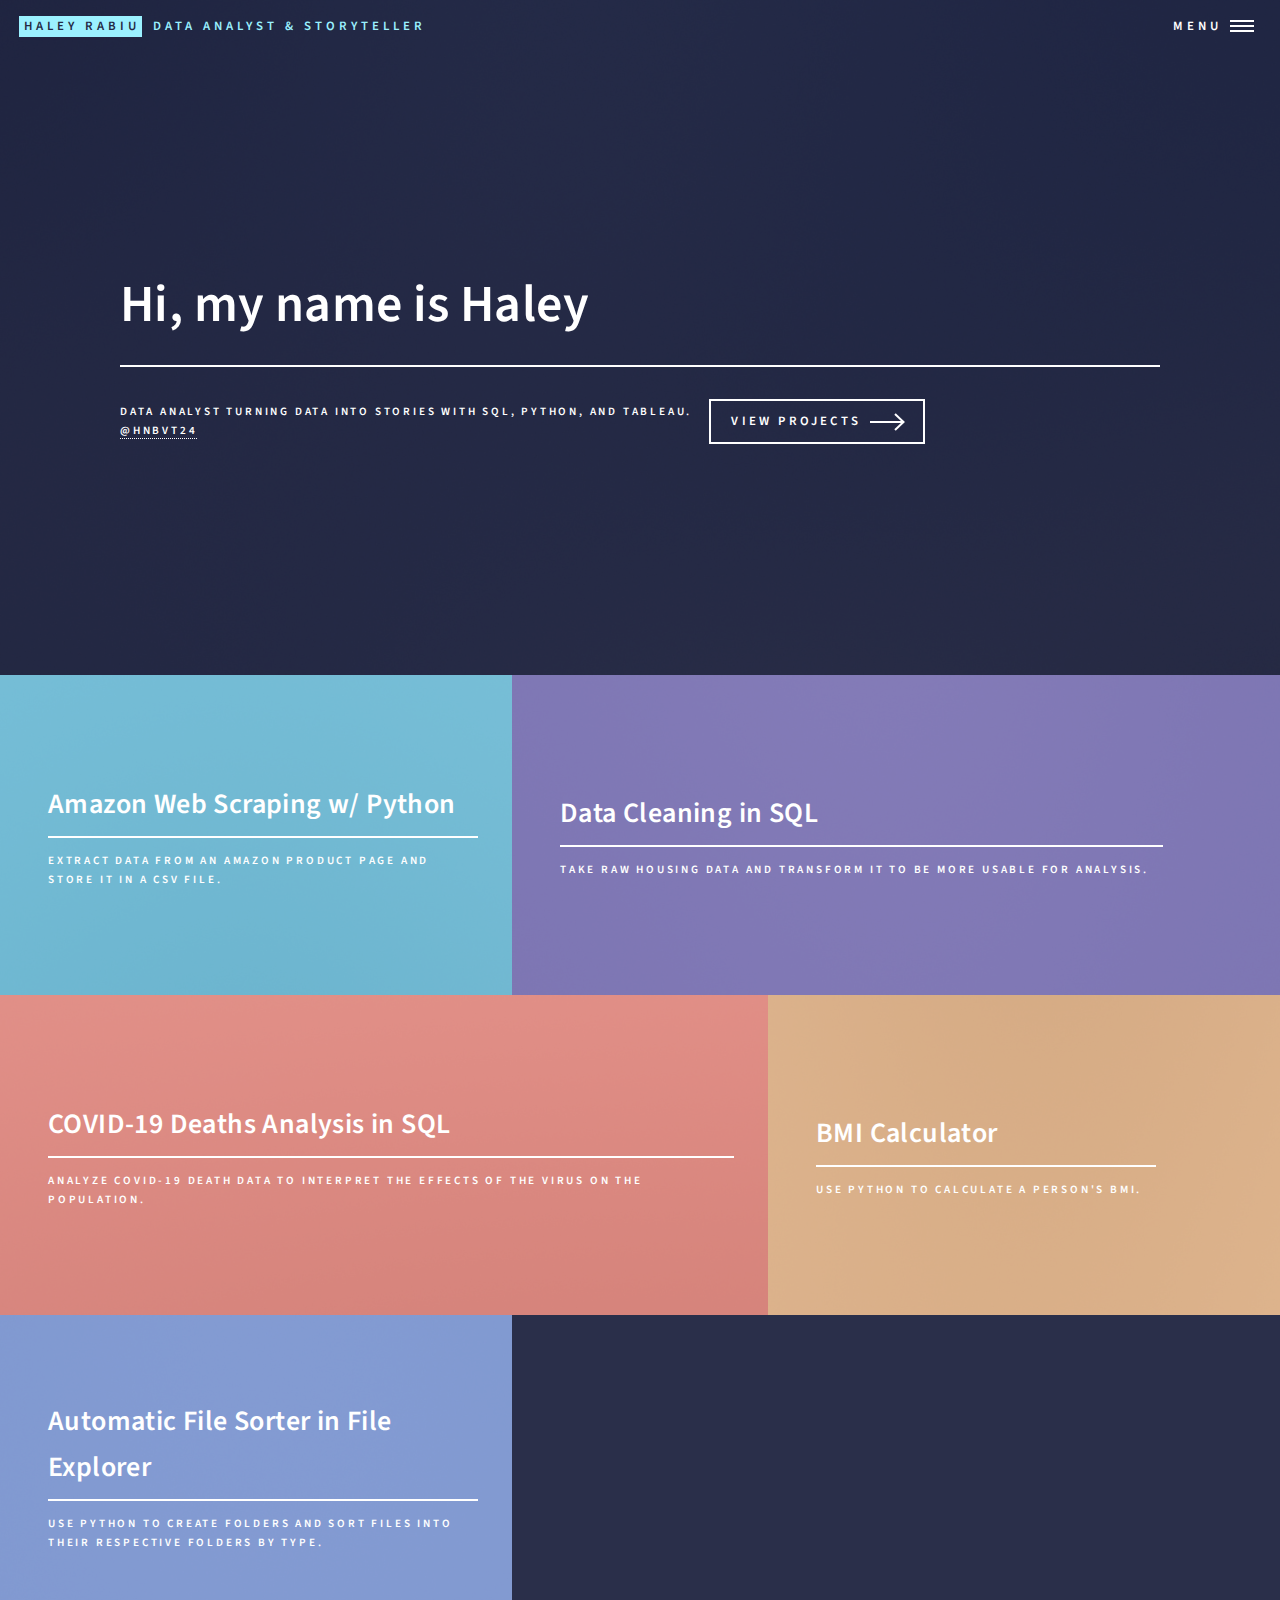
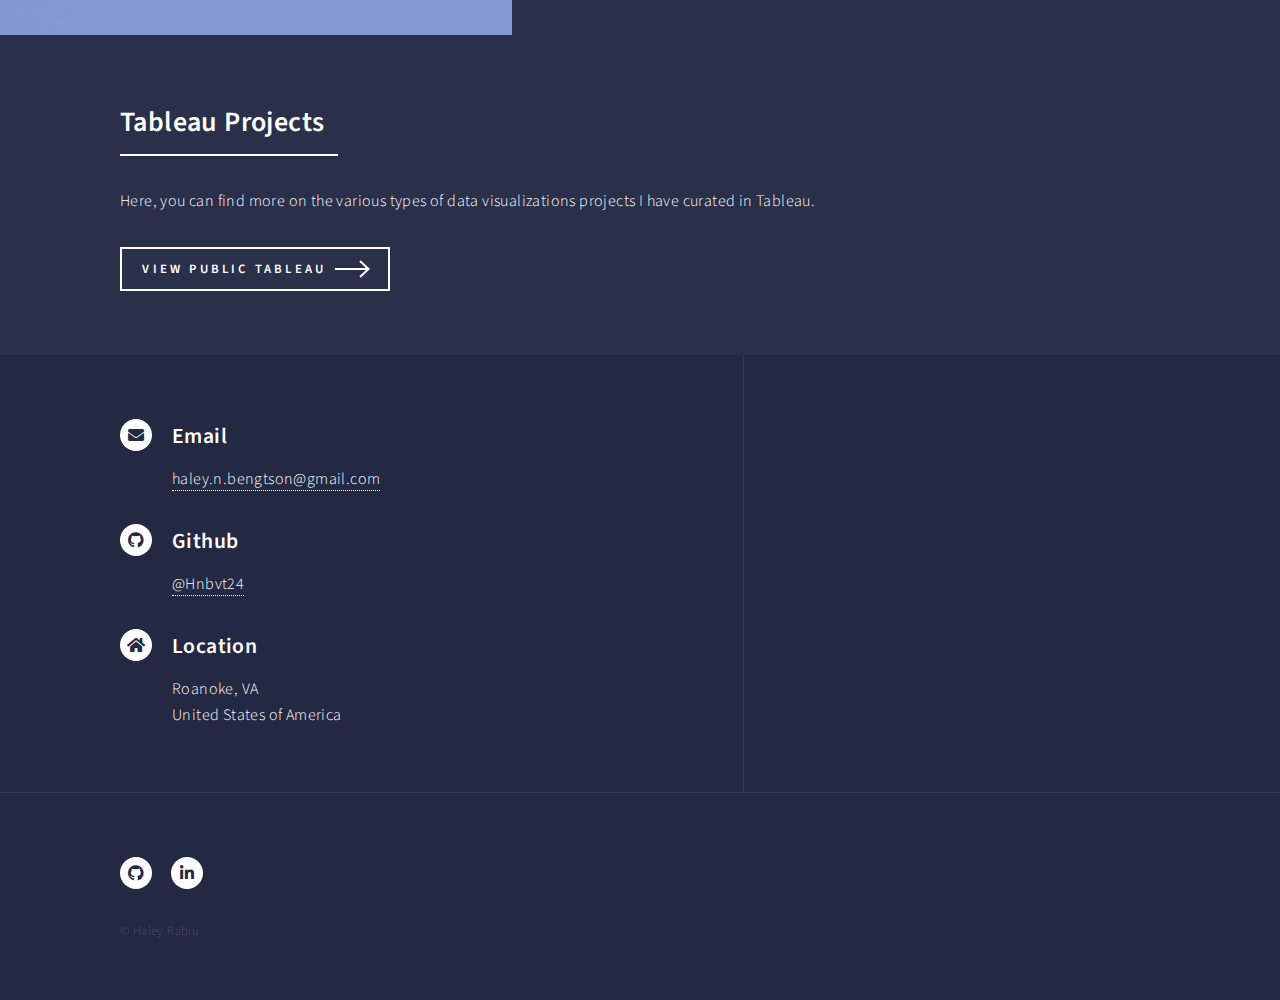
<file: index.html>
<!DOCTYPE HTML>
<!--
	Forty by HTML5 UP
	html5up.net | @ajlkn
	Free for personal and commercial use under the CCA 3.0 license (html5up.net/license)
-->
<html>
	<head>
		<title>Haley Rabiu Portfolio</title>
		<meta charset="utf-8" />
		<meta name="viewport" content="width=device-width, initial-scale=1, user-scalable=no" />
		<link rel="stylesheet" href="assets/css/main.css" />
		<noscript><link rel="stylesheet" href="assets/css/noscript.css" /></noscript>
	</head>
	<body class="is-preload">

		<!-- Wrapper -->
			<div id="wrapper">

				<!-- Header -->
					<header id="header" class="alt">
						<a href="index.html" class="logo"><strong>Haley Rabiu</strong> <span>Data Analyst & Storyteller</span></a>
						<nav>
							<a href="#menu">Menu</a>
						</nav>
					</header>

				<!-- Menu -->
					<nav id="menu">
						<ul class="links">
							<li><a href="index.html">Home</a></li>
							<li><a href="/amazon-web-scraping-with-python.html" class="link">Amazon Web Scraping w/ Python</a></li>
							<li><a href="data-cleaning-with-sql.html" class="link">Data Cleaning in SQL</a></li>
							<li><a href="covid-19-deaths-analysis.html" class="link">COVID-19 Deaths Analysis in SQL</a></li>
							<li><a href="bmi-calculator.html" class="link">BMI Calculator</a></li>
							<li><a href="automatic-file-sorter.html" class="link">Automatic File Sorter</a></li>
						</ul>
						<ul class="actions stacked">
							<li><a href="#" class="button primary fit">View Projects</a></li>
						</ul>
					</nav>

				<!-- Banner -->
					<section id="banner" class="major">
						<div class="inner">
							<header class="major">
								<h1>Hi, my name is Haley</h1>
							</header>
							<div class="content">
								<p>Data Analyst turning data into stories with SQL, Python, and Tableau.<br />
								<a href="https://github.com/hnbvt24">@Hnbvt24</a></p>
								<ul class="actions">
									<li><a href="#one" class="button next scrolly">View Projects</a></li>
								</ul>
							</div>
						</div>
					</section>

				<!-- Main -->
					<div id="main">

						<!-- One -->
							<section id="one" class="tiles">
								<article>
									<span class="image">
										<img src="images/pic01.jpg" alt="" />
									</span>
									<header class="major">
										<h3><a href="/amazon-web-scraping-with-python.html" class="link">Amazon Web Scraping w/ Python</a></h3>
										<p>Extract data from an Amazon product page and store it in a csv file.</p>
									</header>
								</article>
								<article>
									<span class="image">
										<img src="images/pic02.jpg" alt="" />
									</span>
									<header class="major">
										<h3><a href="data-cleaning-with-sql.html" class="link">Data Cleaning in SQL</a></h3>
										<p>Take raw housing data and transform it to be more usable for analysis.</p>
									</header>
								</article>
								<article>
									<span class="image">
										<img src="images/pic03.jpg" alt="" />
									</span>
									<header class="major">
										<h3><a href="covid-19-deaths-analysis.html" class="link">COVID-19 Deaths Analysis in SQL</a></h3>
										<p>Analyze COVID-19 Death data to interpret the effects of the virus on the population.</p>
									</header>
								</article>
								<article>
									<span class="image">
										<img src="images/pic04.jpg" alt="" />
									</span>
									<header class="major">
										<h3><a href="bmi-calculator.html" class="link">BMI Calculator</a></h3>
										<p>Use Python to calculate a person's BMI.</p>
									</header>
								</article>
								<article>
									<span class="image">
										<img src="images/pic05.jpg" alt="" />
									</span>
									<header class="major">
										<h3><a href="automatic-file-sorter.html" class="link">Automatic File Sorter in File Explorer</a></h3>
										<p>Use Python to create folders and sort files into their respective folders by type.</p>
									</header>
								</article>
							</section>

						<!-- Two -->
							<section id="two">
								<div class="inner">
									<header class="major">
										<h2>Tableau Projects</h2>
									</header>
									<p>Here, you can find more on the various types of data visualizations projects I have curated in Tableau.</p>
									<ul class="actions">
										<li><a href="https://public.tableau.com/app/profile/haley.bengtson/vizzes" class="button next" target="_blank">View Public Tableau</a></li>
									</ul>
								</div>
							</section>

					</div>

				<!-- Contact -->
					<section id="contact">
						<div class="inner">
							<section>
								<section>
									<div class="contact-method">
										<span class="icon solid alt fa-envelope"></span>
										<h3>Email</h3>
										<a href="#">haley.n.bengtson@gmail.com</a>
									</div>
								</section>
								<section>
									<div class="contact-method">
										<span class="icon brands alt fa-github"></span>
										<h3>Github</h3>
										<span><a href="https://github.com/hnbvt24">@Hnbvt24</a></span>
									</div>
								</section>
								<section>
									<div class="contact-method">
										<span class="icon solid alt fa-home"></span>
										<h3>Location</h3>
										<span>Roanoke, VA<br />
										United States of America</span>
									</div>
								</section>
							</section>
						</div>
					</section>

				<!-- Footer -->
					<footer id="footer">
						<div class="inner">
							<ul class="icons">
								<li><a href="https://github.com/hnbvt24" class="icon brands alt fa-github"><span class="label">GitHub</span></a></li>
								<li><a href="https://www.linkedin.com/in/haley-rabiu/" class="icon brands alt fa-linkedin-in"><span class="label">LinkedIn</span></a></li>
							</ul>
							<ul class="copyright">
								<li>&copy; Haley Rabiu</li>
							</ul>
						</div>
					</footer>

			</div>

		<!-- Scripts -->
			<script src="assets/js/jquery.min.js"></script>
			<script src="assets/js/jquery.scrolly.min.js"></script>
			<script src="assets/js/jquery.scrollex.min.js"></script>
			<script src="assets/js/browser.min.js"></script>
			<script src="assets/js/breakpoints.min.js"></script>
			<script src="assets/js/util.js"></script>
			<script src="assets/js/main.js"></script>

	</body>
</html>
</file>
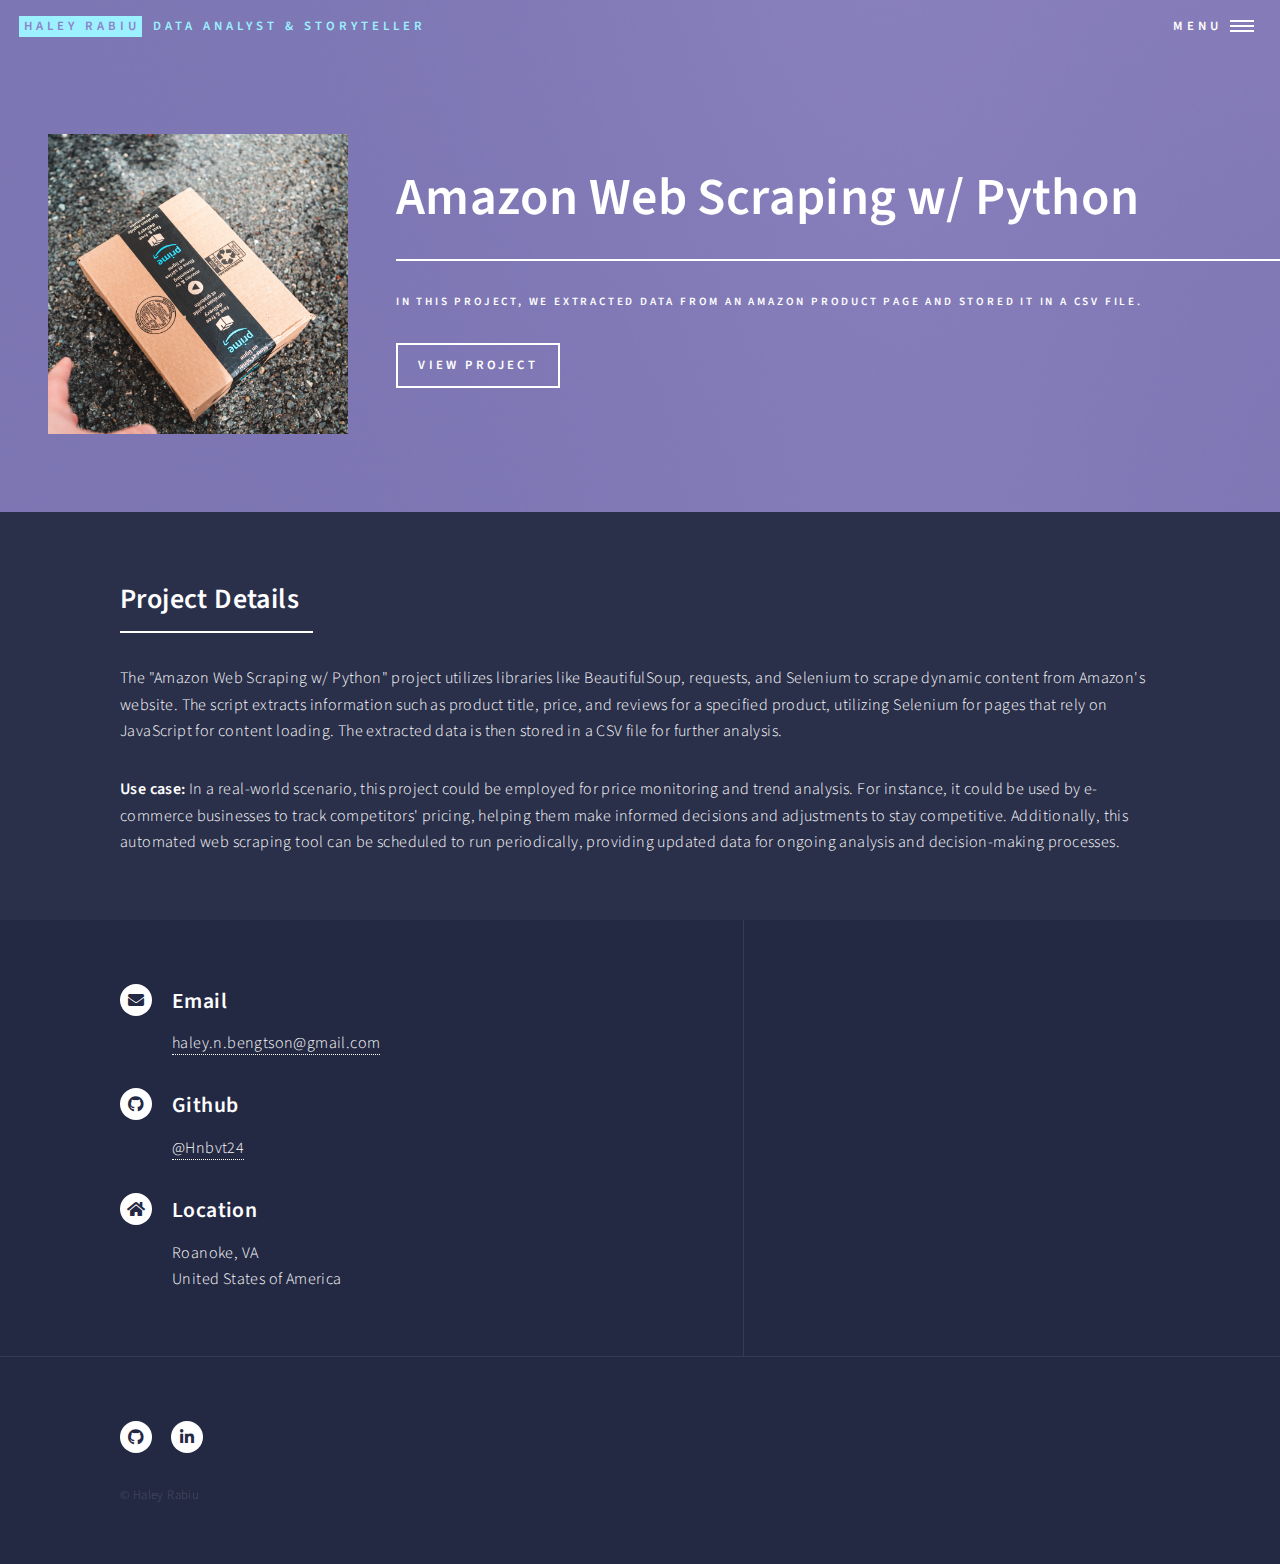
<file: amazon-web-scraping-with-python.html>
<!DOCTYPE HTML>
<!--
	Forty by HTML5 UP
	html5up.net | @ajlkn
	Free for personal and commercial use under the CCA 3.0 license (html5up.net/license)
-->
<html>
	<head>
		<title>Portfolio - Amazon Web Scraping w/ Python</title>
		<meta charset="utf-8" />
		<meta name="viewport" content="width=device-width, initial-scale=1, user-scalable=no" />
		<link rel="stylesheet" href="assets/css/main.css" />
		<noscript><link rel="stylesheet" href="assets/css/noscript.css" /></noscript>
	</head>
	<body class="is-preload">

		<!-- Wrapper -->
			<div id="wrapper">

				<!-- Header -->
				<!-- Note: The "styleN" class below should match that of the banner element. -->
					<header id="header" class="alt style2">
						<a href="index.html" class="logo"><strong>Haley Rabiu</strong> <span>Data Analyst & Storyteller</span></a>
						<nav>
							<a href="#menu">Menu</a>
						</nav>
					</header>

				<!-- Menu -->
					<nav id="menu">
						<ul class="links">
							<li><a href="index.html">Home</a></li>
							<li><a href="/amazon-web-scraping-with-python.html" class="link">Amazon Web Scraping w/ Python</a></li>
							<li><a href="data-cleaning-with-sql.html" class="link">Data Cleaning in SQL</a></li>
							<li><a href="covid-19-deaths-analysis.html" class="link">COVID-19 Deaths Analysis in SQL</a></li>
							<li><a href="bmi-calculator.html" class="link">BMI Calculator</a></li>
							<li><a href="automatic-file-sorter.html" class="link">Automatic File Sorter</a></li>
						</ul>
						<ul class="actions stacked">
							<li><a href="#" class="button primary fit">Get Started</a></li>
							<li><a href="#" class="button fit">Log In</a></li>
						</ul>
					</nav>

				<!-- Banner -->
				<!-- Note: The "styleN" class below should match that of the header element. -->
					<section id="banner" class="style2">
						<div class="inner left-img" style="margin: 0; width: unset;">
							<img class="fade-in-image" src="images/amazon-package.jpg" alt="A person reaching for an Amazon package on the ground." />
						</div>
						<div class="inner">
							<span class="image">
								<img src="images/pic07.jpg" alt="" />
							</span>
							<header class="major">
								<h1>Amazon Web Scraping w/ Python</h1>
							</header>
							<div class="content">
								<p>In this project, we extracted data from an Amazon product page and stored it in a csv file.</p>
							</div>
							<div class="content">
								<ul class="actions">
									<li><a href="https://github.com/hnbvt24/PortfolioProjects/blob/main/AmazonWebScraping.py" class="button" target=”_blank”>View Project</a></li>
								</ul>
							</div>
						</div>
					</section>

				<!-- Main -->
					<div id="main">

						<!-- One -->
							<section id="one">
								<div class="inner">
									<header class="major">
										<h2>Project Details</h2>
									</header>
									<p>The "Amazon Web Scraping w/ Python" project utilizes libraries like BeautifulSoup, requests, and Selenium to scrape dynamic content from Amazon's website. The script extracts information such as product title, price, and reviews for a specified product, utilizing Selenium for pages that rely on JavaScript for content loading. The extracted data is then stored in a CSV file for further analysis.</p>
									<p><b>Use case:</b> In a real-world scenario, this project could be employed for price monitoring and trend analysis. For instance, it could be used by e-commerce businesses to track competitors' pricing, helping them make informed decisions and adjustments to stay competitive. Additionally, this automated web scraping tool can be scheduled to run periodically, providing updated data for ongoing analysis and decision-making processes.</p>
								</div>
							</section>

					</div>

				<!-- Contact -->
				<section id="contact">
					<div class="inner">
						<section>
							<section>
								<div class="contact-method">
									<span class="icon solid alt fa-envelope"></span>
									<h3>Email</h3>
									<a href="#">haley.n.bengtson@gmail.com</a>
								</div>
							</section>
							<section>
								<div class="contact-method">
									<span class="icon brands alt fa-github"></span>
									<h3>Github</h3>
									<span><a href="https://github.com/hnbvt24">@Hnbvt24</a></span>
								</div>
							</section>
							<section>
								<div class="contact-method">
									<span class="icon solid alt fa-home"></span>
									<h3>Location</h3>
									<span>Roanoke, VA<br />
									United States of America</span>
								</div>
							</section>
						</section>
					</div>
				</section>

			<!-- Footer -->
				<footer id="footer">
					<div class="inner">
						<ul class="icons">
							<li><a href="https://github.com/hnbvt24" class="icon brands alt fa-github"><span class="label">GitHub</span></a></li>
							<li><a href="https://www.linkedin.com/in/haley-rabiu/" class="icon brands alt fa-linkedin-in"><span class="label">LinkedIn</span></a></li>
						</ul>
						<ul class="copyright">
							<li>&copy; Haley Rabiu</li>
						</ul>
					</div>
				</footer>

			</div>

		<!-- Scripts -->
			<script src="assets/js/jquery.min.js"></script>
			<script src="assets/js/jquery.scrolly.min.js"></script>
			<script src="assets/js/jquery.scrollex.min.js"></script>
			<script src="assets/js/browser.min.js"></script>
			<script src="assets/js/breakpoints.min.js"></script>
			<script src="assets/js/util.js"></script>
			<script src="assets/js/main.js"></script>

	</body>
</html>
</file>
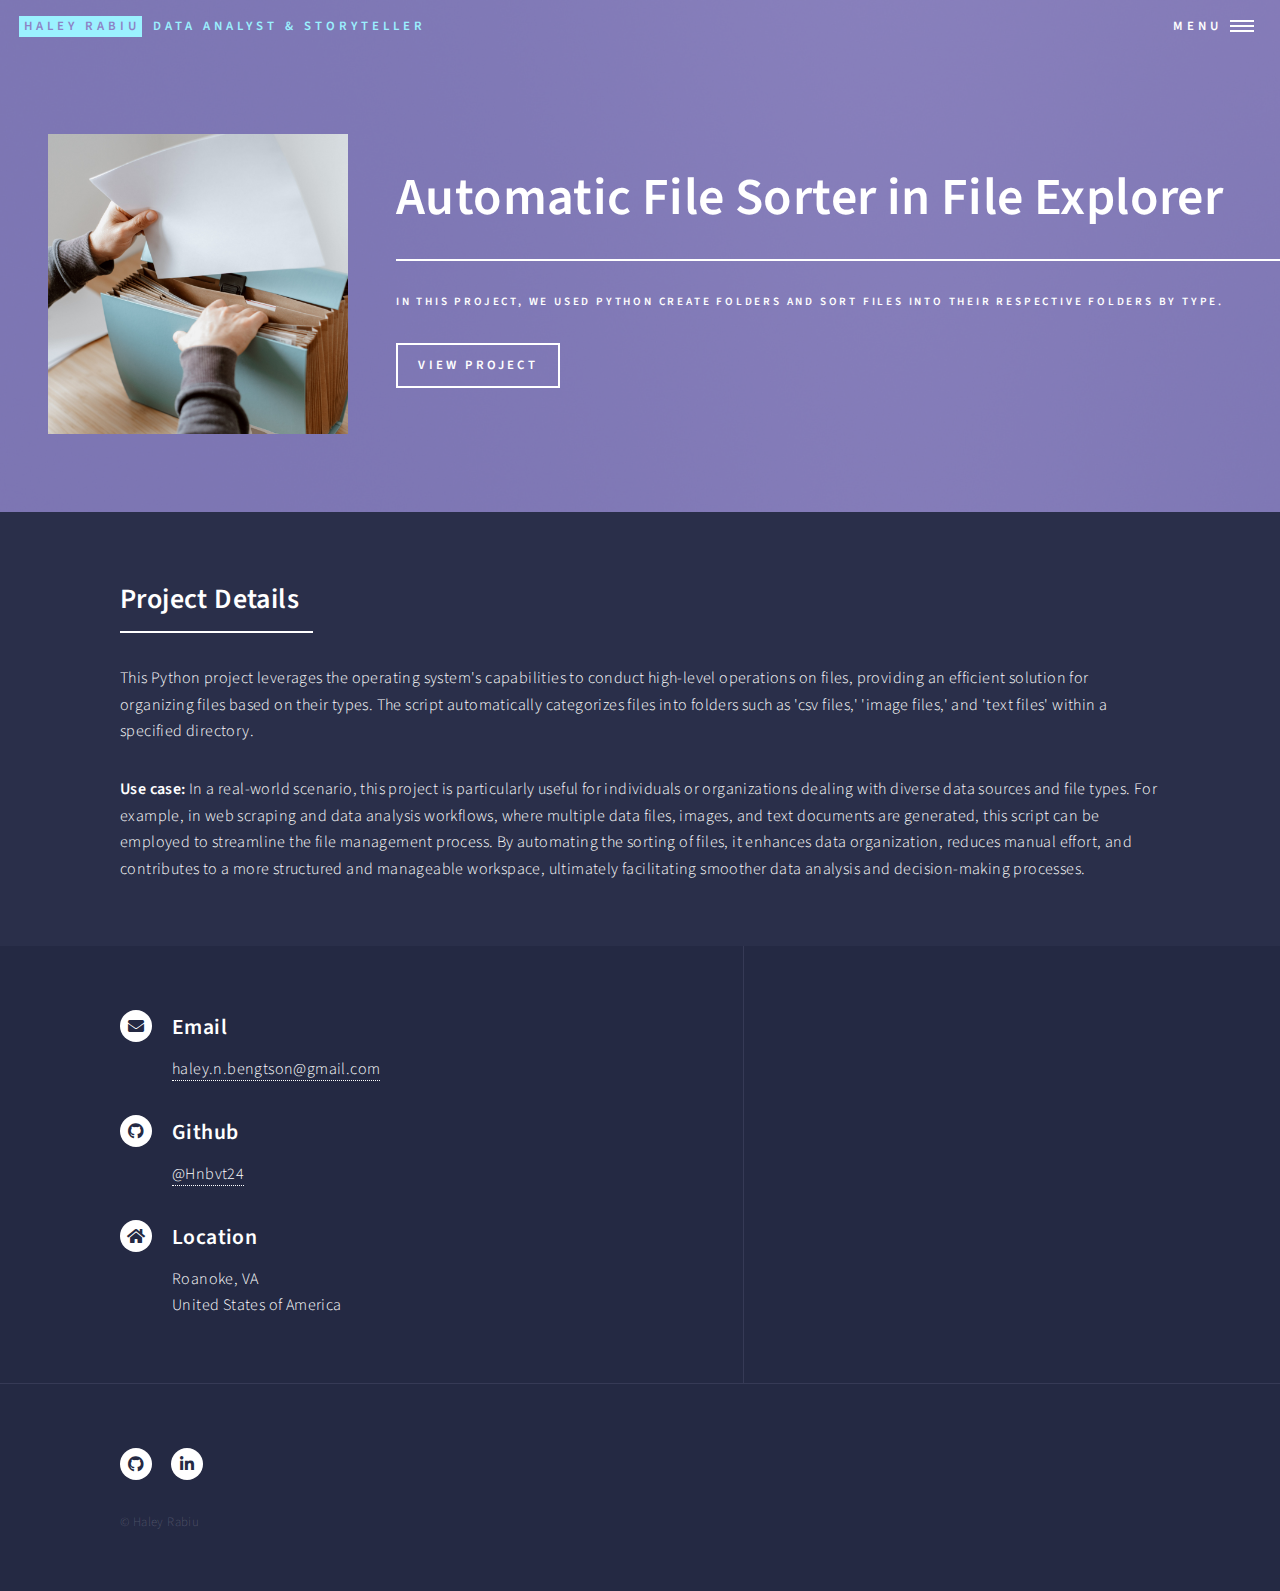
<file: automatic-file-sorter.html>
<!DOCTYPE HTML>
<!--
	Forty by HTML5 UP
	html5up.net | @ajlkn
	Free for personal and commercial use under the CCA 3.0 license (html5up.net/license)
-->
<html>
	<head>
		<title>Portfolio - Automatic File Sorter in File Explorer</title>
		<meta charset="utf-8" />
		<meta name="viewport" content="width=device-width, initial-scale=1, user-scalable=no" />
		<link rel="stylesheet" href="assets/css/main.css" />
		<noscript><link rel="stylesheet" href="assets/css/noscript.css" /></noscript>
	</head>
	<body class="is-preload">

		<!-- Wrapper -->
			<div id="wrapper">

				<!-- Header -->
				<!-- Note: The "styleN" class below should match that of the banner element. -->
					<header id="header" class="alt style2">
						<a href="index.html" class="logo"><strong>Haley Rabiu</strong> <span>Data Analyst & Storyteller</span></a>
						<nav>
							<a href="#menu">Menu</a>
						</nav>
					</header>

				<!-- Menu -->
					<nav id="menu">
						<ul class="links">
							<li><a href="index.html">Home</a></li>
							<li><a href="/amazon-web-scraping-with-python.html" class="link">Amazon Web Scraping w/ Python</a></li>
							<li><a href="data-cleaning-with-sql.html" class="link">Data Cleaning in SQL</a></li>
							<li><a href="covid-19-deaths-analysis.html" class="link">COVID-19 Deaths Analysis in SQL</a></li>
							<li><a href="bmi-calculator.html" class="link">BMI Calculator</a></li>
							<li><a href="automatic-file-sorter.html" class="link">Automatic File Sorter</a></li>
						</ul>
						<ul class="actions stacked">
							<li><a href="#" class="button primary fit">Get Started</a></li>
							<li><a href="#" class="button fit">Log In</a></li>
						</ul>
					</nav>

				<!-- Banner -->
				<!-- Note: The "styleN" class below should match that of the header element. -->
					<section id="banner" class="style2">
						<div class="inner left-img" style="margin: 0; width: unset;">
							<img class="fade-in-image" src="images/file-organizer.jpg" alt="A person inserting a file into a folder among a group of folders." />
						</div>
						<div class="inner">
							<span class="image">
								<img src="images/pic07.jpg" alt="" />
							</span>
							<header class="major">
								<h1>Automatic File Sorter in File Explorer</h1>
							</header>
							<div class="content">
								<p>In this project, we used Python create folders and sort files into their respective folders by type.</p>
							</div>
							<div class="content">
								<ul class="actions">
									<li><a href="https://github.com/hnbvt24/PortfolioProjects/blob/main/Automatic_File_Sorter_in_File_Explorer.py" class="button" target=”_blank”>View Project</a></li>
								</ul>
							</div>
						</div>
					</section>

				<!-- Main -->
					<div id="main">

						<!-- One -->
							<section id="one">
								<div class="inner">
									<header class="major">
										<h2>Project Details</h2>
									</header>
									<p>This Python project leverages the operating system's capabilities to conduct high-level operations on files, providing an efficient solution for organizing files based on their types. The script automatically categorizes files into folders such as 'csv files,' 'image files,' and 'text files' within a specified directory.</p>
									<p><b>Use case:</b> In a real-world scenario, this project is particularly useful for individuals or organizations dealing with diverse data sources and file types. For example, in web scraping and data analysis workflows, where multiple data files, images, and text documents are generated, this script can be employed to streamline the file management process. By automating the sorting of files, it enhances data organization, reduces manual effort, and contributes to a more structured and manageable workspace, ultimately facilitating smoother data analysis and decision-making processes.</p>
								</div>
							</section>

					</div>

				<!-- Contact -->
				<section id="contact">
					<div class="inner">
						<section>
							<section>
								<div class="contact-method">
									<span class="icon solid alt fa-envelope"></span>
									<h3>Email</h3>
									<a href="#">haley.n.bengtson@gmail.com</a>
								</div>
							</section>
							<section>
								<div class="contact-method">
									<span class="icon brands alt fa-github"></span>
									<h3>Github</h3>
									<span><a href="https://github.com/hnbvt24">@Hnbvt24</a></span>
								</div>
							</section>
							<section>
								<div class="contact-method">
									<span class="icon solid alt fa-home"></span>
									<h3>Location</h3>
									<span>Roanoke, VA<br />
									United States of America</span>
								</div>
							</section>
						</section>
					</div>
				</section>

			<!-- Footer -->
				<footer id="footer">
					<div class="inner">
						<ul class="icons">
							<li><a href="https://github.com/hnbvt24" class="icon brands alt fa-github"><span class="label">GitHub</span></a></li>
							<li><a href="https://www.linkedin.com/in/haley-rabiu/" class="icon brands alt fa-linkedin-in"><span class="label">LinkedIn</span></a></li>
						</ul>
						<ul class="copyright">
							<li>&copy; Haley Rabiu</li>
						</ul>
					</div>
				</footer>

			</div>

		<!-- Scripts -->
			<script src="assets/js/jquery.min.js"></script>
			<script src="assets/js/jquery.scrolly.min.js"></script>
			<script src="assets/js/jquery.scrollex.min.js"></script>
			<script src="assets/js/browser.min.js"></script>
			<script src="assets/js/breakpoints.min.js"></script>
			<script src="assets/js/util.js"></script>
			<script src="assets/js/main.js"></script>

	</body>
</html>
</file>
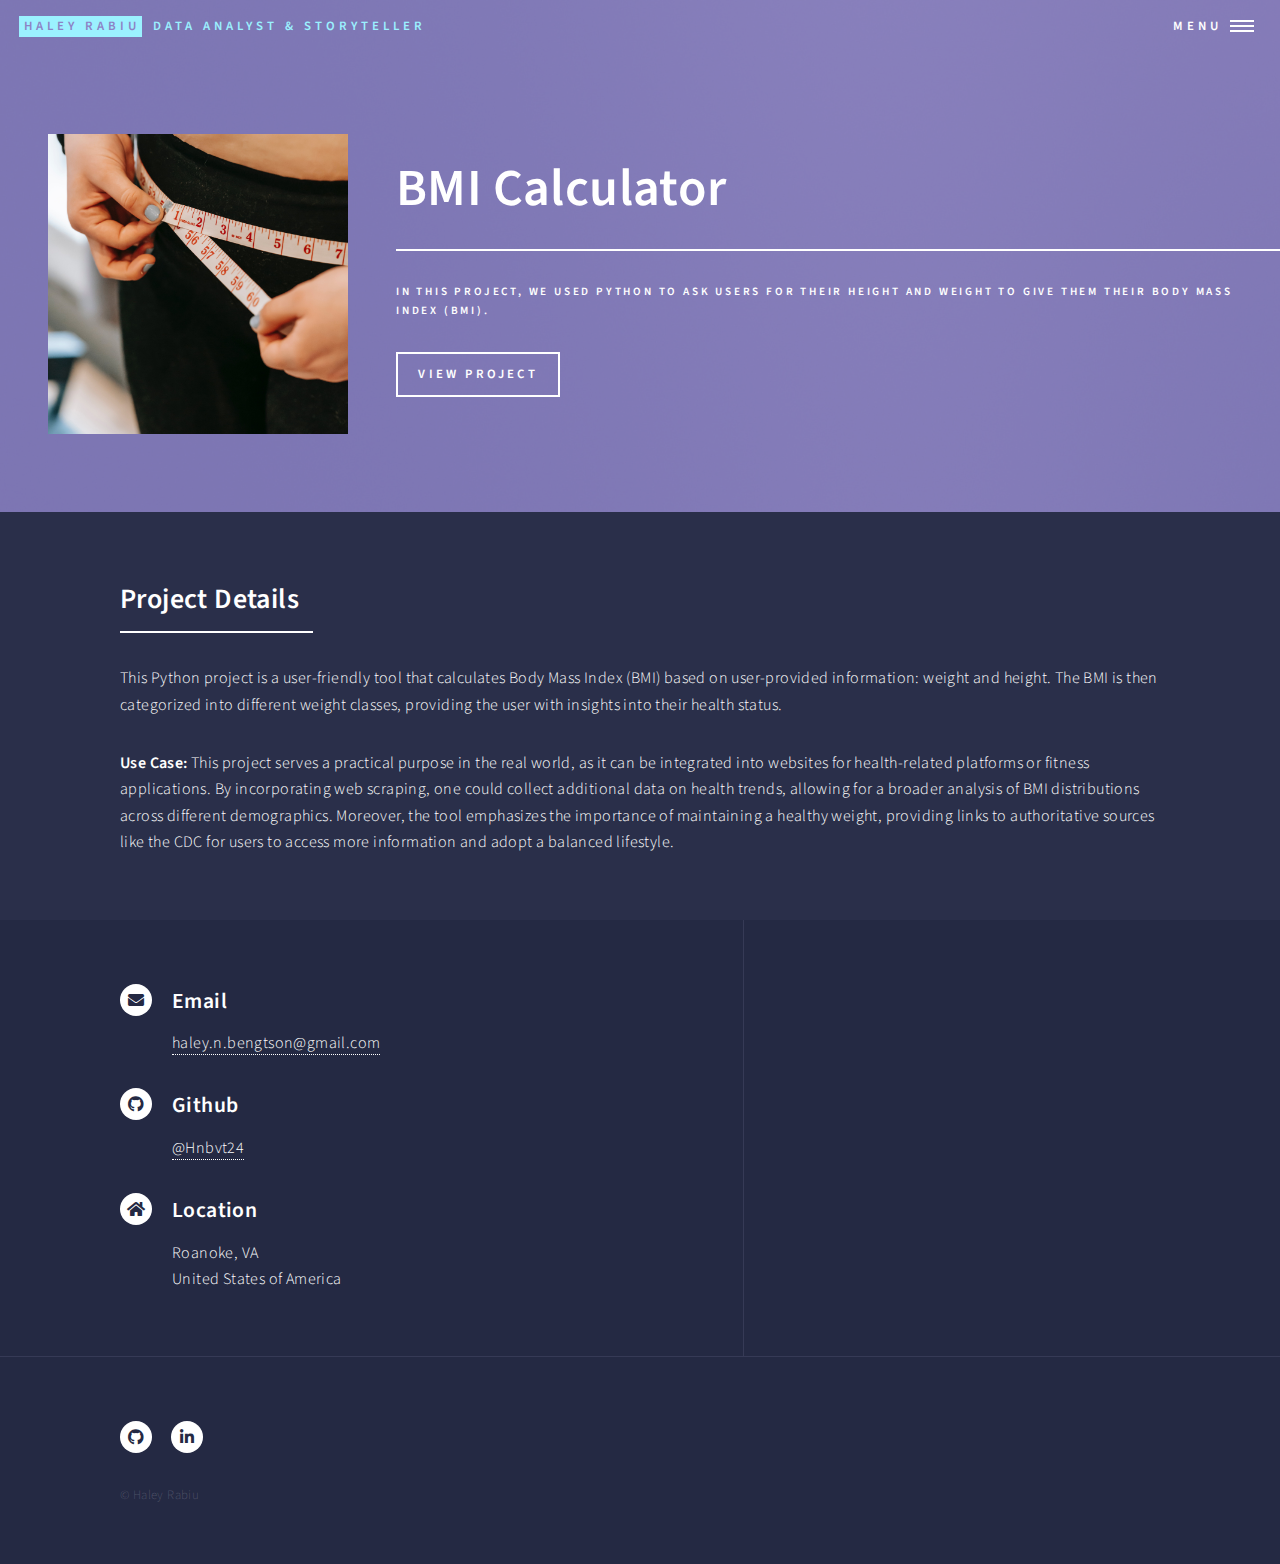
<file: bmi-calculator.html>
<!DOCTYPE HTML>
<!--
	Forty by HTML5 UP
	html5up.net | @ajlkn
	Free for personal and commercial use under the CCA 3.0 license (html5up.net/license)
-->
<html>
	<head>
		<title>Portfolio - BMI Calculator</title>
		<meta charset="utf-8" />
		<meta name="viewport" content="width=device-width, initial-scale=1, user-scalable=no" />
		<link rel="stylesheet" href="assets/css/main.css" />
		<noscript><link rel="stylesheet" href="assets/css/noscript.css" /></noscript>
	</head>
	<body class="is-preload">

		<!-- Wrapper -->
			<div id="wrapper">

				<!-- Header -->
				<!-- Note: The "styleN" class below should match that of the banner element. -->
					<header id="header" class="alt style2">
						<a href="index.html" class="logo"><strong>Haley Rabiu</strong> <span>Data Analyst & Storyteller</span></a>
						<nav>
							<a href="#menu">Menu</a>
						</nav>
					</header>

				<!-- Menu -->
					<nav id="menu">
						<ul class="links">
							<li><a href="index.html">Home</a></li>
							<li><a href="/amazon-web-scraping-with-python.html" class="link">Amazon Web Scraping w/ Python</a></li>
							<li><a href="data-cleaning-with-sql.html" class="link">Data Cleaning in SQL</a></li>
							<li><a href="covid-19-deaths-analysis.html" class="link">COVID-19 Deaths Analysis in SQL</a></li>
							<li><a href="bmi-calculator.html" class="link">BMI Calculator</a></li>
							<li><a href="automatic-file-sorter.html" class="link">Automatic File Sorter</a></li>
						</ul>
						<ul class="actions stacked">
							<li><a href="#" class="button primary fit">Get Started</a></li>
							<li><a href="#" class="button fit">Log In</a></li>
						</ul>
					</nav>

				<!-- Banner -->
				<!-- Note: The "styleN" class below should match that of the header element. -->
					<section id="banner" class="style2">
						<div class="inner left-img" style="margin: 0; width: unset;">
							<img class="fade-in-image" src="images/measure-waist.jpg" alt="A woman using a tape measure to measure her waist." />
						</div>
						<div class="inner">
							<span class="image">
								<img src="images/pic07.jpg" alt="" />
							</span>
							<header class="major">
								<h1>BMI Calculator</h1>
							</header>
							<div class="content">
								<p>In this project, we used Python to ask users for their height and weight to give them their Body Mass Index (BMI).</p>
							</div>
							<div class="content">
								<ul class="actions">
									<li><a href="https://github.com/hnbvt24/PortfolioProjects/blob/main/BMI_Calculator.py" class="button" target=”_blank”>View Project</a></li>
								</ul>
							</div>
						</div>
					</section>

				<!-- Main -->
					<div id="main">

						<!-- One -->
							<section id="one">
								<div class="inner">
									<header class="major">
										<h2>Project Details</h2>
									</header>
									<p>This Python project is a user-friendly tool that calculates Body Mass Index (BMI) based on user-provided information: weight and height. The BMI is then categorized into different weight classes, providing the user with insights into their health status.</p>
									<p><b>Use Case:</b> This project serves a practical purpose in the real world, as it can be integrated into websites for health-related platforms or fitness applications. By incorporating web scraping, one could collect additional data on health trends, allowing for a broader analysis of BMI distributions across different demographics. Moreover, the tool emphasizes the importance of maintaining a healthy weight, providing links to authoritative sources like the CDC for users to access more information and adopt a balanced lifestyle.</p>
								</div>
							</section>

					</div>

				<!-- Contact -->
				<section id="contact">
					<div class="inner">
						<section>
							<section>
								<div class="contact-method">
									<span class="icon solid alt fa-envelope"></span>
									<h3>Email</h3>
									<a href="#">haley.n.bengtson@gmail.com</a>
								</div>
							</section>
							<section>
								<div class="contact-method">
									<span class="icon brands alt fa-github"></span>
									<h3>Github</h3>
									<span><a href="https://github.com/hnbvt24">@Hnbvt24</a></span>
								</div>
							</section>
							<section>
								<div class="contact-method">
									<span class="icon solid alt fa-home"></span>
									<h3>Location</h3>
									<span>Roanoke, VA<br />
									United States of America</span>
								</div>
							</section>
						</section>
					</div>
				</section>

			<!-- Footer -->
				<footer id="footer">
					<div class="inner">
						<ul class="icons">
							<li><a href="https://github.com/hnbvt24" class="icon brands alt fa-github"><span class="label">GitHub</span></a></li>
							<li><a href="https://www.linkedin.com/in/haley-rabiu/" class="icon brands alt fa-linkedin-in"><span class="label">LinkedIn</span></a></li>
						</ul>
						<ul class="copyright">
							<li>&copy; Haley Rabiu</li>
						</ul>
					</div>
				</footer>

			</div>

		<!-- Scripts -->
			<script src="assets/js/jquery.min.js"></script>
			<script src="assets/js/jquery.scrolly.min.js"></script>
			<script src="assets/js/jquery.scrollex.min.js"></script>
			<script src="assets/js/browser.min.js"></script>
			<script src="assets/js/breakpoints.min.js"></script>
			<script src="assets/js/util.js"></script>
			<script src="assets/js/main.js"></script>

	</body>
</html>
</file>
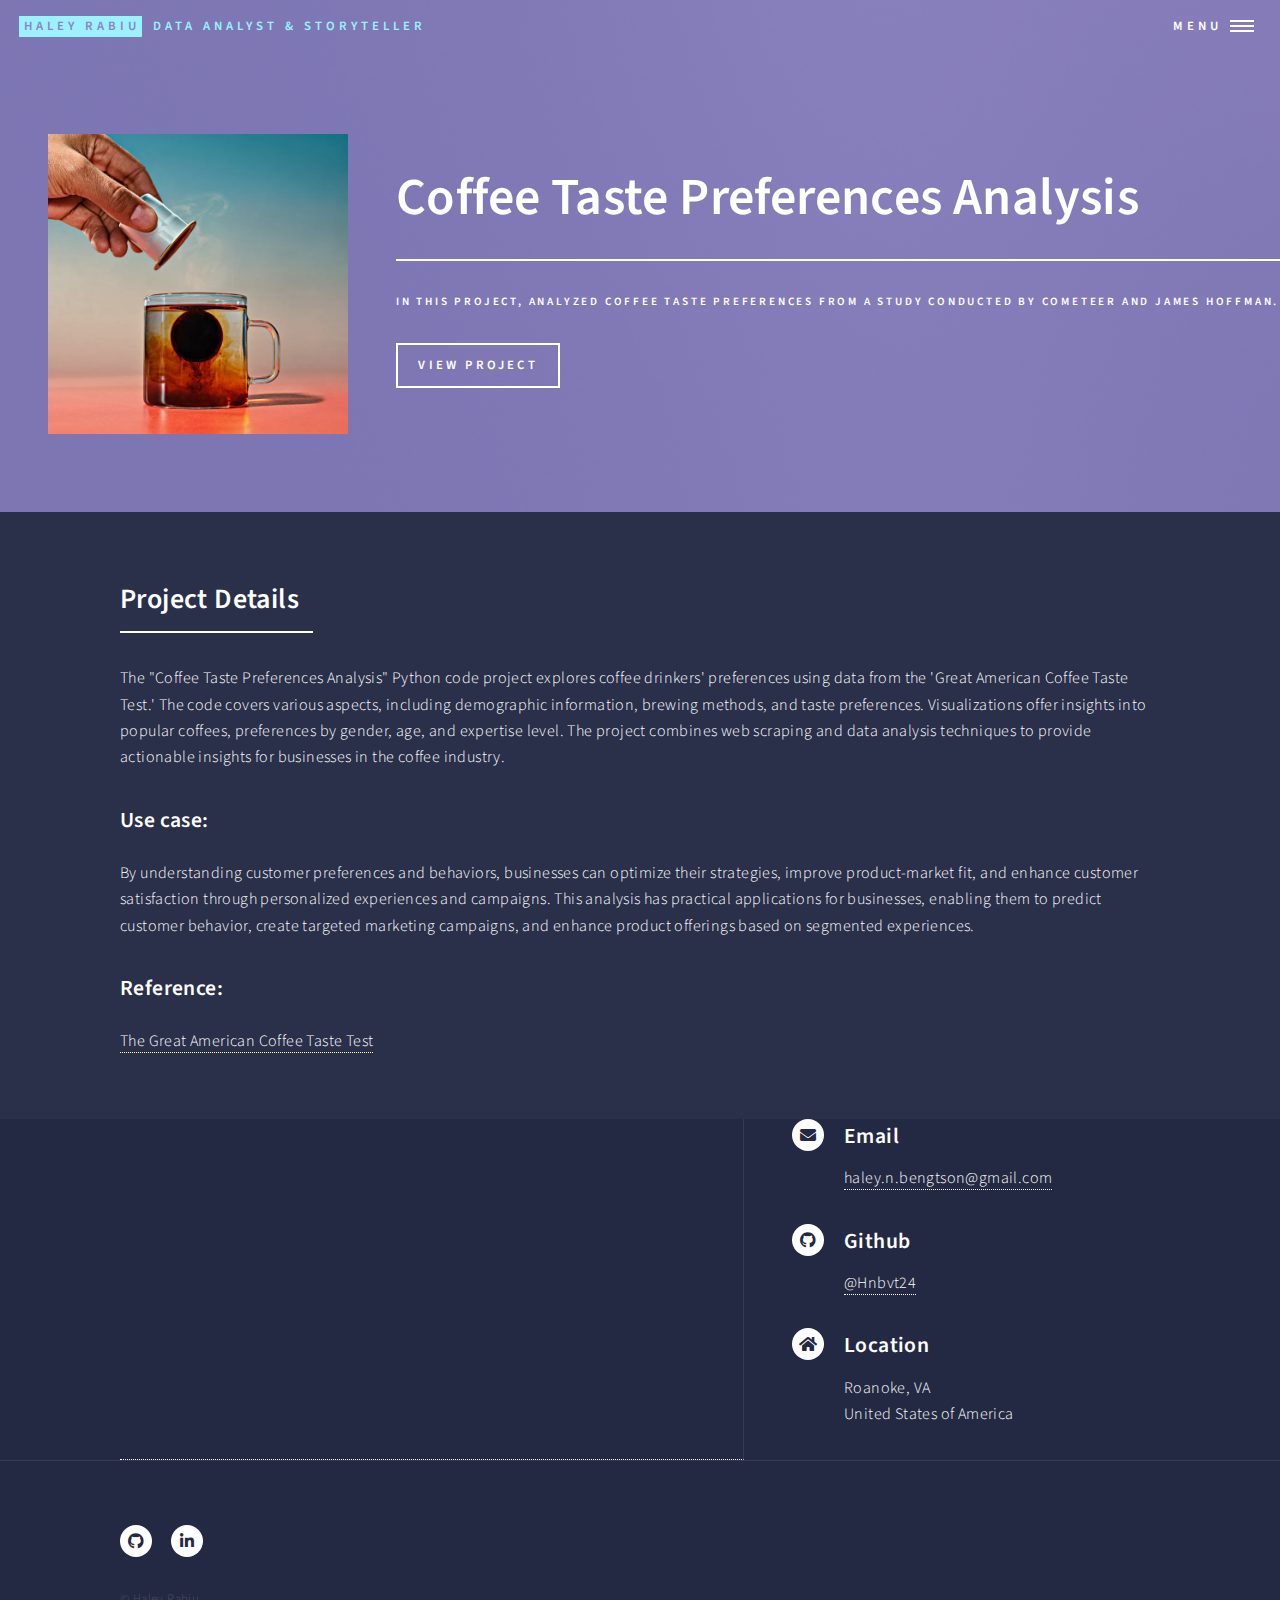
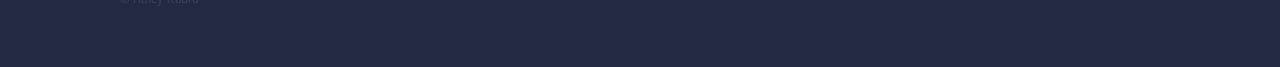
<file: coffee-taste-preferences.html>
<!DOCTYPE HTML>
<!--
	Forty by HTML5 UP
	html5up.net | @ajlkn
	Free for personal and commercial use under the CCA 3.0 license (html5up.net/license)
-->
<html>
	<head>
		<title>Portfolio - Coffee Taste Preferences Analysis</title>
		<meta charset="utf-8" />
		<meta name="viewport" content="width=device-width, initial-scale=1, user-scalable=no" />
		<link rel="stylesheet" href="assets/css/main.css" />
		<noscript><link rel="stylesheet" href="assets/css/noscript.css" /></noscript>
	</head>
	<body class="is-preload">

		<!-- Wrapper -->
			<div id="wrapper">

				<!-- Header -->
				<!-- Note: The "styleN" class below should match that of the banner element. -->
					<header id="header" class="alt style2">
						<a href="index.html" class="logo"><strong>Haley Rabiu</strong> <span>Data Analyst & Storyteller</span></a>
						<nav>
							<a href="#menu">Menu</a>
						</nav>
					</header>

				<!-- Menu -->
					<nav id="menu">
						<ul class="links">
							<li><a href="index.html">Home</a></li>
							<li><a href="coffee-taste-preferences.html" class="link">Coffee Taste Preferences Analysis</a></li>
							<li><a href="amazon-web-scraping-with-python.html" class="link">Amazon Web Scraping w/ Python</a></li>
							<li><a href="data-cleaning-with-sql.html" class="link">Data Cleaning in SQL</a></li>
							<li><a href="covid-19-deaths-analysis.html" class="link">COVID-19 Deaths Analysis in SQL</a></li>
							<li><a href="bmi-calculator.html" class="link">BMI Calculator</a></li>
							<li><a href="automatic-file-sorter.html" class="link">Automatic File Sorter</a></li>
						</ul>
						<ul class="actions stacked">
							<li><a href="#" class="button primary fit">Get Started</a></li>
							<li><a href="#" class="button fit">Log In</a></li>
						</ul>
					</nav>

				<!-- Banner -->
				<!-- Note: The "styleN" class below should match that of the header element. -->
					<section id="banner" class="style2">
						<div class="inner left-img" style="margin: 0; width: unset;">
							<img class="fade-in-image" src="images/Hot-Coffee_700x700.webp" alt="Cometeer flash frozen coffee pod added to hot water." style="object-position: 50% 25%;"/>
						</div>
						<div class="inner">
							<span class="image">
								<img src="images/pic07.jpg" alt="" />
							</span>
							<header class="major">
								<h1>Coffee Taste Preferences Analysis</h1>
							</header>
							<div class="content">
								<p>In this project, analyzed coffee taste preferences from a study conducted by Cometeer and James Hoffman.</p>
							</div>
							<div class="content">
								<ul class="actions">
									<li><a href="https://github.com/hnbvt24/PortfolioProjects/blob/main/Coffee_Taste_Preferences.ipynb" class="button" target=”_blank”>View Project</a></li>
								</ul>
							</div>
						</div>
					</section>

				<!-- Main -->
					<div id="main">

						<!-- One -->
							<section id="one">
								<div class="inner">
									<header class="major">
										<h2>Project Details</h2>
									</header>
									<p>The "Coffee Taste Preferences Analysis" Python code project explores coffee drinkers' preferences using data from the 'Great American Coffee Taste Test.' The code covers various aspects, including demographic information, brewing methods, and taste preferences. Visualizations offer insights into popular coffees, preferences by gender, age, and expertise level. The project combines web scraping and data analysis techniques to provide actionable insights for businesses in the coffee industry.</p>
									<p><h3>Use case:</h3> By understanding customer preferences and behaviors, businesses can optimize their strategies, improve product-market fit, and enhance customer satisfaction through personalized experiences and campaigns. This analysis has practical applications for businesses, enabling them to predict customer behavior, create targeted marketing campaigns, and enhance product offerings based on segmented experiences.</p>
									<p><h3>Reference: </h3> <a href="https://cometeer.com/pages/the-great-american-coffee-taste-test" target="_blank">The Great American Coffee Taste Test<a></p>
								</div>
							</section>

					</div>

				<!-- Contact -->
				<section id="contact">
					<div class="inner">
						<section>
							<section>
								<div class="contact-method">
									<span class="icon solid alt fa-envelope"></span>
									<h3>Email</h3>
									<a href="#">haley.n.bengtson@gmail.com</a>
								</div>
							</section>
							<section>
								<div class="contact-method">
									<span class="icon brands alt fa-github"></span>
									<h3>Github</h3>
									<span><a href="https://github.com/hnbvt24">@Hnbvt24</a></span>
								</div>
							</section>
							<section>
								<div class="contact-method">
									<span class="icon solid alt fa-home"></span>
									<h3>Location</h3>
									<span>Roanoke, VA<br />
									United States of America</span>
								</div>
							</section>
						</section>
					</div>
				</section>

			<!-- Footer -->
				<footer id="footer">
					<div class="inner">
						<ul class="icons">
							<li><a href="https://github.com/hnbvt24" class="icon brands alt fa-github"><span class="label">GitHub</span></a></li>
							<li><a href="https://www.linkedin.com/in/haley-rabiu/" class="icon brands alt fa-linkedin-in"><span class="label">LinkedIn</span></a></li>
						</ul>
						<ul class="copyright">
							<li>&copy; Haley Rabiu</li>
						</ul>
					</div>
				</footer>

			</div>

		<!-- Scripts -->
			<script src="assets/js/jquery.min.js"></script>
			<script src="assets/js/jquery.scrolly.min.js"></script>
			<script src="assets/js/jquery.scrollex.min.js"></script>
			<script src="assets/js/browser.min.js"></script>
			<script src="assets/js/breakpoints.min.js"></script>
			<script src="assets/js/util.js"></script>
			<script src="assets/js/main.js"></script>

	</body>
</html>
</file>
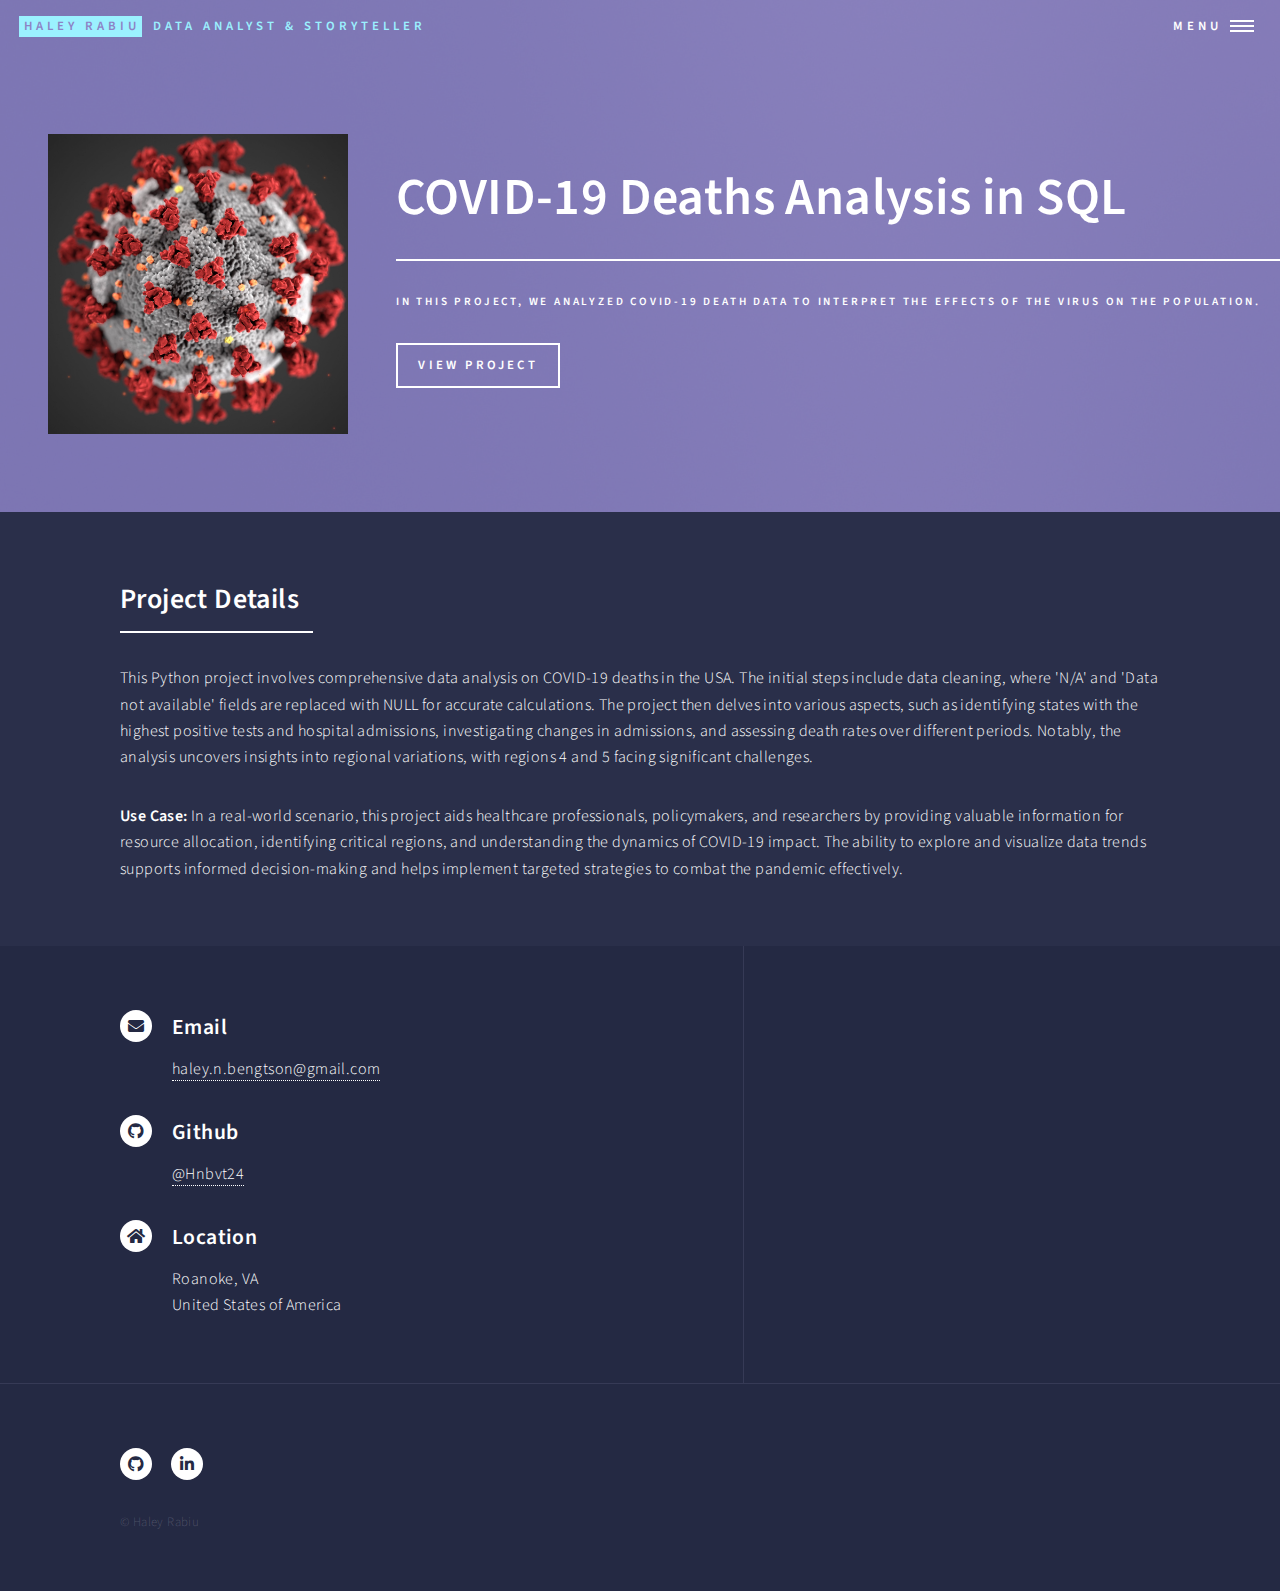
<file: covid-19-deaths-analysis.html>
<!DOCTYPE HTML>
<!--
	Forty by HTML5 UP
	html5up.net | @ajlkn
	Free for personal and commercial use under the CCA 3.0 license (html5up.net/license)
-->
<html>
	<head>
		<title>Portfolio - COVID-19 Deaths Analysis in SQL</title>
		<meta charset="utf-8" />
		<meta name="viewport" content="width=device-width, initial-scale=1, user-scalable=no" />
		<link rel="stylesheet" href="assets/css/main.css" />
		<noscript><link rel="stylesheet" href="assets/css/noscript.css" /></noscript>
	</head>
	<body class="is-preload">

		<!-- Wrapper -->
			<div id="wrapper">

				<!-- Header -->
				<!-- Note: The "styleN" class below should match that of the banner element. -->
					<header id="header" class="alt style2">
						<a href="index.html" class="logo"><strong>Haley Rabiu</strong> <span>Data Analyst & Storyteller</span></a>
						<nav>
							<a href="#menu">Menu</a>
						</nav>
					</header>

				<!-- Menu -->
					<nav id="menu">
						<ul class="links">
							<li><a href="index.html">Home</a></li>
							<li><a href="/amazon-web-scraping-with-python.html" class="link">Amazon Web Scraping w/ Python</a></li>
							<li><a href="data-cleaning-with-sql.html" class="link">Data Cleaning in SQL</a></li>
							<li><a href="covid-19-deaths-analysis.html" class="link">COVID-19 Deaths Analysis in SQL</a></li>
							<li><a href="bmi-calculator.html" class="link">BMI Calculator</a></li>
							<li><a href="automatic-file-sorter.html" class="link">Automatic File Sorter</a></li>
						</ul>
						<ul class="actions stacked">
							<li><a href="#" class="button primary fit">Get Started</a></li>
							<li><a href="#" class="button fit">Log In</a></li>
						</ul>
					</nav>

				<!-- Banner -->
				<!-- Note: The "styleN" class below should match that of the header element. -->
					<section id="banner" class="style2">
						<div class="inner left-img" style="margin: 0; width: unset;">
							<img class="fade-in-image" src="images/cdc-covid19.jpg" alt="A COVID-19 virus." style="object-position: 50% 50%;"/>
						</div>
						<div class="inner">
							<span class="image">
								<img src="images/pic07.jpg" alt="" />
							</span>
							<header class="major">
								<h1>COVID-19 Deaths Analysis in SQL</h1>
							</header>
							<div class="content">
								<p>In this project, we analyzed COVID-19 Death data to interpret the effects of the virus on the population.</p>
							</div>
							<div class="content">
								<ul class="actions">
									<li><a href="https://github.com/hnbvt24/PortfolioProjects/blob/main/COVID_19_Deaths_Analysis.sql" class="button" target=”_blank”>View Project</a></li>
								</ul>
							</div>
						</div>
					</section>

				<!-- Main -->
					<div id="main">

						<!-- One -->
							<section id="one">
								<div class="inner">
									<header class="major">
										<h2>Project Details</h2>
									</header>
									<p>This Python project involves comprehensive data analysis on COVID-19 deaths in the USA. The initial steps include data cleaning, where 'N/A' and 'Data not available' fields are replaced with NULL for accurate calculations. The project then delves into various aspects, such as identifying states with the highest positive tests and hospital admissions, investigating changes in admissions, and assessing death rates over different periods. Notably, the analysis uncovers insights into regional variations, with regions 4 and 5 facing significant challenges.</p>
									<p><b>Use Case:</b> In a real-world scenario, this project aids healthcare professionals, policymakers, and researchers by providing valuable information for resource allocation, identifying critical regions, and understanding the dynamics of COVID-19 impact. The ability to explore and visualize data trends supports informed decision-making and helps implement targeted strategies to combat the pandemic effectively.</p>
								</div>
							</section>

					</div>

				<!-- Contact -->
				<section id="contact">
					<div class="inner">
						<section>
							<section>
								<div class="contact-method">
									<span class="icon solid alt fa-envelope"></span>
									<h3>Email</h3>
									<a href="#">haley.n.bengtson@gmail.com</a>
								</div>
							</section>
							<section>
								<div class="contact-method">
									<span class="icon brands alt fa-github"></span>
									<h3>Github</h3>
									<span><a href="https://github.com/hnbvt24">@Hnbvt24</a></span>
								</div>
							</section>
							<section>
								<div class="contact-method">
									<span class="icon solid alt fa-home"></span>
									<h3>Location</h3>
									<span>Roanoke, VA<br />
									United States of America</span>
								</div>
							</section>
						</section>
					</div>
				</section>

			<!-- Footer -->
				<footer id="footer">
					<div class="inner">
						<ul class="icons">
							<li><a href="https://github.com/hnbvt24" class="icon brands alt fa-github"><span class="label">GitHub</span></a></li>
							<li><a href="https://www.linkedin.com/in/haley-rabiu/" class="icon brands alt fa-linkedin-in"><span class="label">LinkedIn</span></a></li>
						</ul>
						<ul class="copyright">
							<li>&copy; Haley Rabiu</li>
						</ul>
					</div>
				</footer>

			</div>

		<!-- Scripts -->
			<script src="assets/js/jquery.min.js"></script>
			<script src="assets/js/jquery.scrolly.min.js"></script>
			<script src="assets/js/jquery.scrollex.min.js"></script>
			<script src="assets/js/browser.min.js"></script>
			<script src="assets/js/breakpoints.min.js"></script>
			<script src="assets/js/util.js"></script>
			<script src="assets/js/main.js"></script>

	</body>
</html>
</file>
<file: assets/css/noscript.css>
/*
	Forty by HTML5 UP
	html5up.net | @ajlkn
	Free for personal and commercial use under the CCA 3.0 license (html5up.net/license)
*/

/* Banner */

	body.is-preload #banner:after {
		opacity: 0.85;
	}

	body.is-preload #banner > .inner {
		-moz-filter: none;
		-webkit-filter: none;
		-ms-filter: none;
		filter: none;
		-moz-transform: none;
		-webkit-transform: none;
		-ms-transform: none;
		transform: none;
		opacity: 1;
	}
</file>
<file: assets/css/main.css>
@import url(fontawesome-all.min.css);
@import url("https://fonts.googleapis.com/css?family=Source+Sans+Pro:300,300italic,600,600italic");

/*
	Forty by HTML5 UP
	html5up.net | @ajlkn
	Free for personal and commercial use under the CCA 3.0 license (html5up.net/license)
*/

html, body, div, span, applet, object,
iframe, h1, h2, h3, h4, h5, h6, p, blockquote,
pre, a, abbr, acronym, address, big, cite,
code, del, dfn, em, img, ins, kbd, q, s, samp,
small, strike, strong, sub, sup, tt, var, b,
u, i, center, dl, dt, dd, ol, ul, li, fieldset,
form, label, legend, table, caption, tbody,
tfoot, thead, tr, th, td, article, aside,
canvas, details, embed, figure, figcaption,
footer, header, hgroup, menu, nav, output, ruby,
section, summary, time, mark, audio, video {
	margin: 0;
	padding: 0;
	border: 0;
	font-size: 100%;
	font: inherit;
	vertical-align: baseline;}

article, aside, details, figcaption, figure,
footer, header, hgroup, menu, nav, section {
	display: block;}

body {
	line-height: 1;
}

ol, ul {
	list-style: none;
}

blockquote, q {
	quotes: none;
}

	blockquote:before, blockquote:after, q:before, q:after {
		content: '';
		content: none;
	}

table {
	border-collapse: collapse;
	border-spacing: 0;
}

body {
	-webkit-text-size-adjust: none;
}

mark {
	background-color: transparent;
	color: inherit;
}

input::-moz-focus-inner {
	border: 0;
	padding: 0;
}

input, select, textarea {
	-moz-appearance: none;
	-webkit-appearance: none;
	-ms-appearance: none;
	appearance: none;
}

/* Basic */

	@-ms-viewport {
		width: device-width;
	}

	body {
		-ms-overflow-style: scrollbar;
	}

	@media screen and (max-width: 480px) {

		html, body {
			min-width: 320px;
		}

	}

	html {
		box-sizing: border-box;
	}

	*, *:before, *:after {
		box-sizing: inherit;
	}

	body {
		background: #242943;
	}

		body.is-preload *, body.is-preload *:before, body.is-preload *:after {
			-moz-animation: none !important;
			-webkit-animation: none !important;
			-ms-animation: none !important;
			animation: none !important;
			-moz-transition: none !important;
			-webkit-transition: none !important;
			-ms-transition: none !important;
			transition: none !important;
		}

/* Type */

	body, input, select, textarea {
		color: #ffffff;
		font-family: "Source Sans Pro", Helvetica, sans-serif;
		font-size: 17pt;
		font-weight: 300;
		letter-spacing: 0.025em;
		line-height: 1.65;
	}

		@media screen and (max-width: 1680px) {

			body, input, select, textarea {
				font-size: 14pt;
			}

		}

		@media screen and (max-width: 1280px) {

			body, input, select, textarea {
				font-size: 12pt;
			}

		}

		@media screen and (max-width: 360px) {

			body, input, select, textarea {
				font-size: 11pt;
			}

		}

	a {
		-moz-transition: color 0.2s ease-in-out, border-bottom-color 0.2s ease-in-out;
		-webkit-transition: color 0.2s ease-in-out, border-bottom-color 0.2s ease-in-out;
		-ms-transition: color 0.2s ease-in-out, border-bottom-color 0.2s ease-in-out;
		transition: color 0.2s ease-in-out, border-bottom-color 0.2s ease-in-out;
		border-bottom: dotted 1px;
		color: inherit;
		text-decoration: none;
	}

		a:hover {
			border-bottom-color: transparent;
			color: #9bf1ff !important;
		}

		a:active {
			color: #53e3fb !important;
		}

	strong, b {
		color: #ffffff;
		font-weight: 600;
	}

	em, i {
		font-style: italic;
	}

	p {
		margin: 0 0 2em 0;
	}

	h1, h2, h3, h4, h5, h6 {
		color: #ffffff;
		font-weight: 600;
		line-height: 1.65;
		margin: 0 0 1em 0;
	}

		h1 a, h2 a, h3 a, h4 a, h5 a, h6 a {
			color: inherit;
			border-bottom: 0;
		}

	h1 {
		font-size: 2.5em;
	}

	h2 {
		font-size: 1.75em;
	}

	h3 {
		font-size: 1.35em;
	}

	h4 {
		font-size: 1.1em;
	}

	h5 {
		font-size: 0.9em;
	}

	h6 {
		font-size: 0.7em;
	}

	@media screen and (max-width: 736px) {

		h1 {
			font-size: 2em;
		}

		h2 {
			font-size: 1.5em;
		}

		h3 {
			font-size: 1.25em;
		}

	}

	sub {
		font-size: 0.8em;
		position: relative;
		top: 0.5em;
	}

	sup {
		font-size: 0.8em;
		position: relative;
		top: -0.5em;
	}

	blockquote {
		border-left: solid 4px rgba(212, 212, 255, 0.1);
		font-style: italic;
		margin: 0 0 2em 0;
		padding: 0.5em 0 0.5em 2em;
	}

	code {
		background: rgba(212, 212, 255, 0.035);
		font-family: "Courier New", monospace;
		font-size: 0.9em;
		margin: 0 0.25em;
		padding: 0.25em 0.65em;
	}

	pre {
		-webkit-overflow-scrolling: touch;
		font-family: "Courier New", monospace;
		font-size: 0.9em;
		margin: 0 0 2em 0;
	}

		pre code {
			display: block;
			line-height: 1.75;
			padding: 1em 1.5em;
			overflow-x: auto;
		}

	hr {
		border: 0;
		border-bottom: solid 1px rgba(212, 212, 255, 0.1);
		margin: 2em 0;
	}

		hr.major {
			margin: 3em 0;
		}

	.align-left {
		text-align: left;
	}

	.align-center {
		text-align: center;
	}

	.align-right {
		text-align: right;
	}

/* Row */

	.row {
		display: flex;
		flex-wrap: wrap;
		box-sizing: border-box;
		align-items: stretch;
	}

		.row > * {
			box-sizing: border-box;
		}

		.row.gtr-uniform > * > :last-child {
			margin-bottom: 0;
		}

		.row.aln-left {
			justify-content: flex-start;
		}

		.row.aln-center {
			justify-content: center;
		}

		.row.aln-right {
			justify-content: flex-end;
		}

		.row.aln-top {
			align-items: flex-start;
		}

		.row.aln-middle {
			align-items: center;
		}

		.row.aln-bottom {
			align-items: flex-end;
		}

		.row > .imp {
			order: -1;
		}

		.row > .col-1 {
			width: 8.33333%;
		}

		.row > .off-1 {
			margin-left: 8.33333%;
		}

		.row > .col-2 {
			width: 16.66667%;
		}

		.row > .off-2 {
			margin-left: 16.66667%;
		}

		.row > .col-3 {
			width: 25%;
		}

		.row > .off-3 {
			margin-left: 25%;
		}

		.row > .col-4 {
			width: 33.33333%;
		}

		.row > .off-4 {
			margin-left: 33.33333%;
		}

		.row > .col-5 {
			width: 41.66667%;
		}

		.row > .off-5 {
			margin-left: 41.66667%;
		}

		.row > .col-6 {
			width: 50%;
		}

		.row > .off-6 {
			margin-left: 50%;
		}

		.row > .col-7 {
			width: 58.33333%;
		}

		.row > .off-7 {
			margin-left: 58.33333%;
		}

		.row > .col-8 {
			width: 66.66667%;
		}

		.row > .off-8 {
			margin-left: 66.66667%;
		}

		.row > .col-9 {
			width: 75%;
		}

		.row > .off-9 {
			margin-left: 75%;
		}

		.row > .col-10 {
			width: 83.33333%;
		}

		.row > .off-10 {
			margin-left: 83.33333%;
		}

		.row > .col-11 {
			width: 91.66667%;
		}

		.row > .off-11 {
			margin-left: 91.66667%;
		}

		.row > .col-12 {
			width: 100%;
		}

		.row > .off-12 {
			margin-left: 100%;
		}

		.row.gtr-0 {
			margin-top: 0;
			margin-left: 0em;
		}

			.row.gtr-0 > * {
				padding: 0 0 0 0em;
			}

			.row.gtr-0.gtr-uniform {
				margin-top: 0em;
			}

				.row.gtr-0.gtr-uniform > * {
					padding-top: 0em;
				}

		.row.gtr-25 {
			margin-top: 0;
			margin-left: -0.5em;
		}

			.row.gtr-25 > * {
				padding: 0 0 0 0.5em;
			}

			.row.gtr-25.gtr-uniform {
				margin-top: -0.5em;
			}

				.row.gtr-25.gtr-uniform > * {
					padding-top: 0.5em;
				}

		.row.gtr-50 {
			margin-top: 0;
			margin-left: -1em;
		}

			.row.gtr-50 > * {
				padding: 0 0 0 1em;
			}

			.row.gtr-50.gtr-uniform {
				margin-top: -1em;
			}

				.row.gtr-50.gtr-uniform > * {
					padding-top: 1em;
				}

		.row {
			margin-top: 0;
			margin-left: -2em;
		}

			.row > * {
				padding: 0 0 0 2em;
			}

			.row.gtr-uniform {
				margin-top: -2em;
			}

				.row.gtr-uniform > * {
					padding-top: 2em;
				}

		.row.gtr-150 {
			margin-top: 0;
			margin-left: -3em;
		}

			.row.gtr-150 > * {
				padding: 0 0 0 3em;
			}

			.row.gtr-150.gtr-uniform {
				margin-top: -3em;
			}

				.row.gtr-150.gtr-uniform > * {
					padding-top: 3em;
				}

		.row.gtr-200 {
			margin-top: 0;
			margin-left: -4em;
		}

			.row.gtr-200 > * {
				padding: 0 0 0 4em;
			}

			.row.gtr-200.gtr-uniform {
				margin-top: -4em;
			}

				.row.gtr-200.gtr-uniform > * {
					padding-top: 4em;
				}

		@media screen and (max-width: 1680px) {

			.row {
				display: flex;
				flex-wrap: wrap;
				box-sizing: border-box;
				align-items: stretch;
			}

				.row > * {
					box-sizing: border-box;
				}

				.row.gtr-uniform > * > :last-child {
					margin-bottom: 0;
				}

				.row.aln-left {
					justify-content: flex-start;
				}

				.row.aln-center {
					justify-content: center;
				}

				.row.aln-right {
					justify-content: flex-end;
				}

				.row.aln-top {
					align-items: flex-start;
				}

				.row.aln-middle {
					align-items: center;
				}

				.row.aln-bottom {
					align-items: flex-end;
				}

				.row > .imp-xlarge {
					order: -1;
				}

				.row > .col-1-xlarge {
					width: 8.33333%;
				}

				.row > .off-1-xlarge {
					margin-left: 8.33333%;
				}

				.row > .col-2-xlarge {
					width: 16.66667%;
				}

				.row > .off-2-xlarge {
					margin-left: 16.66667%;
				}

				.row > .col-3-xlarge {
					width: 25%;
				}

				.row > .off-3-xlarge {
					margin-left: 25%;
				}

				.row > .col-4-xlarge {
					width: 33.33333%;
				}

				.row > .off-4-xlarge {
					margin-left: 33.33333%;
				}

				.row > .col-5-xlarge {
					width: 41.66667%;
				}

				.row > .off-5-xlarge {
					margin-left: 41.66667%;
				}

				.row > .col-6-xlarge {
					width: 50%;
				}

				.row > .off-6-xlarge {
					margin-left: 50%;
				}

				.row > .col-7-xlarge {
					width: 58.33333%;
				}

				.row > .off-7-xlarge {
					margin-left: 58.33333%;
				}

				.row > .col-8-xlarge {
					width: 66.66667%;
				}

				.row > .off-8-xlarge {
					margin-left: 66.66667%;
				}

				.row > .col-9-xlarge {
					width: 75%;
				}

				.row > .off-9-xlarge {
					margin-left: 75%;
				}

				.row > .col-10-xlarge {
					width: 83.33333%;
				}

				.row > .off-10-xlarge {
					margin-left: 83.33333%;
				}

				.row > .col-11-xlarge {
					width: 91.66667%;
				}

				.row > .off-11-xlarge {
					margin-left: 91.66667%;
				}

				.row > .col-12-xlarge {
					width: 100%;
				}

				.row > .off-12-xlarge {
					margin-left: 100%;
				}

				.row.gtr-0 {
					margin-top: 0;
					margin-left: 0em;
				}

					.row.gtr-0 > * {
						padding: 0 0 0 0em;
					}

					.row.gtr-0.gtr-uniform {
						margin-top: 0em;
					}

						.row.gtr-0.gtr-uniform > * {
							padding-top: 0em;
						}

				.row.gtr-25 {
					margin-top: 0;
					margin-left: -0.5em;
				}

					.row.gtr-25 > * {
						padding: 0 0 0 0.5em;
					}

					.row.gtr-25.gtr-uniform {
						margin-top: -0.5em;
					}

						.row.gtr-25.gtr-uniform > * {
							padding-top: 0.5em;
						}

				.row.gtr-50 {
					margin-top: 0;
					margin-left: -1em;
				}

					.row.gtr-50 > * {
						padding: 0 0 0 1em;
					}

					.row.gtr-50.gtr-uniform {
						margin-top: -1em;
					}

						.row.gtr-50.gtr-uniform > * {
							padding-top: 1em;
						}

				.row {
					margin-top: 0;
					margin-left: -2em;
				}

					.row > * {
						padding: 0 0 0 2em;
					}

					.row.gtr-uniform {
						margin-top: -2em;
					}

						.row.gtr-uniform > * {
							padding-top: 2em;
						}

				.row.gtr-150 {
					margin-top: 0;
					margin-left: -3em;
				}

					.row.gtr-150 > * {
						padding: 0 0 0 3em;
					}

					.row.gtr-150.gtr-uniform {
						margin-top: -3em;
					}

						.row.gtr-150.gtr-uniform > * {
							padding-top: 3em;
						}

				.row.gtr-200 {
					margin-top: 0;
					margin-left: -4em;
				}

					.row.gtr-200 > * {
						padding: 0 0 0 4em;
					}

					.row.gtr-200.gtr-uniform {
						margin-top: -4em;
					}

						.row.gtr-200.gtr-uniform > * {
							padding-top: 4em;
						}

		}

		@media screen and (max-width: 1280px) {

			.row {
				display: flex;
				flex-wrap: wrap;
				box-sizing: border-box;
				align-items: stretch;
			}

				.row > * {
					box-sizing: border-box;
				}

				.row.gtr-uniform > * > :last-child {
					margin-bottom: 0;
				}

				.row.aln-left {
					justify-content: flex-start;
				}

				.row.aln-center {
					justify-content: center;
				}

				.row.aln-right {
					justify-content: flex-end;
				}

				.row.aln-top {
					align-items: flex-start;
				}

				.row.aln-middle {
					align-items: center;
				}

				.row.aln-bottom {
					align-items: flex-end;
				}

				.row > .imp-large {
					order: -1;
				}

				.row > .col-1-large {
					width: 8.33333%;
				}

				.row > .off-1-large {
					margin-left: 8.33333%;
				}

				.row > .col-2-large {
					width: 16.66667%;
				}

				.row > .off-2-large {
					margin-left: 16.66667%;
				}

				.row > .col-3-large {
					width: 25%;
				}

				.row > .off-3-large {
					margin-left: 25%;
				}

				.row > .col-4-large {
					width: 33.33333%;
				}

				.row > .off-4-large {
					margin-left: 33.33333%;
				}

				.row > .col-5-large {
					width: 41.66667%;
				}

				.row > .off-5-large {
					margin-left: 41.66667%;
				}

				.row > .col-6-large {
					width: 50%;
				}

				.row > .off-6-large {
					margin-left: 50%;
				}

				.row > .col-7-large {
					width: 58.33333%;
				}

				.row > .off-7-large {
					margin-left: 58.33333%;
				}

				.row > .col-8-large {
					width: 66.66667%;
				}

				.row > .off-8-large {
					margin-left: 66.66667%;
				}

				.row > .col-9-large {
					width: 75%;
				}

				.row > .off-9-large {
					margin-left: 75%;
				}

				.row > .col-10-large {
					width: 83.33333%;
				}

				.row > .off-10-large {
					margin-left: 83.33333%;
				}

				.row > .col-11-large {
					width: 91.66667%;
				}

				.row > .off-11-large {
					margin-left: 91.66667%;
				}

				.row > .col-12-large {
					width: 100%;
				}

				.row > .off-12-large {
					margin-left: 100%;
				}

				.row.gtr-0 {
					margin-top: 0;
					margin-left: 0em;
				}

					.row.gtr-0 > * {
						padding: 0 0 0 0em;
					}

					.row.gtr-0.gtr-uniform {
						margin-top: 0em;
					}

						.row.gtr-0.gtr-uniform > * {
							padding-top: 0em;
						}

				.row.gtr-25 {
					margin-top: 0;
					margin-left: -0.375em;
				}

					.row.gtr-25 > * {
						padding: 0 0 0 0.375em;
					}

					.row.gtr-25.gtr-uniform {
						margin-top: -0.375em;
					}

						.row.gtr-25.gtr-uniform > * {
							padding-top: 0.375em;
						}

				.row.gtr-50 {
					margin-top: 0;
					margin-left: -0.75em;
				}

					.row.gtr-50 > * {
						padding: 0 0 0 0.75em;
					}

					.row.gtr-50.gtr-uniform {
						margin-top: -0.75em;
					}

						.row.gtr-50.gtr-uniform > * {
							padding-top: 0.75em;
						}

				.row {
					margin-top: 0;
					margin-left: -1.5em;
				}

					.row > * {
						padding: 0 0 0 1.5em;
					}

					.row.gtr-uniform {
						margin-top: -1.5em;
					}

						.row.gtr-uniform > * {
							padding-top: 1.5em;
						}

				.row.gtr-150 {
					margin-top: 0;
					margin-left: -2.25em;
				}

					.row.gtr-150 > * {
						padding: 0 0 0 2.25em;
					}

					.row.gtr-150.gtr-uniform {
						margin-top: -2.25em;
					}

						.row.gtr-150.gtr-uniform > * {
							padding-top: 2.25em;
						}

				.row.gtr-200 {
					margin-top: 0;
					margin-left: -3em;
				}

					.row.gtr-200 > * {
						padding: 0 0 0 3em;
					}

					.row.gtr-200.gtr-uniform {
						margin-top: -3em;
					}

						.row.gtr-200.gtr-uniform > * {
							padding-top: 3em;
						}

		}

		@media screen and (max-width: 980px) {

			.row {
				display: flex;
				flex-wrap: wrap;
				box-sizing: border-box;
				align-items: stretch;
			}

				.row > * {
					box-sizing: border-box;
				}

				.row.gtr-uniform > * > :last-child {
					margin-bottom: 0;
				}

				.row.aln-left {
					justify-content: flex-start;
				}

				.row.aln-center {
					justify-content: center;
				}

				.row.aln-right {
					justify-content: flex-end;
				}

				.row.aln-top {
					align-items: flex-start;
				}

				.row.aln-middle {
					align-items: center;
				}

				.row.aln-bottom {
					align-items: flex-end;
				}

				.row > .imp-medium {
					order: -1;
				}

				.row > .col-1-medium {
					width: 8.33333%;
				}

				.row > .off-1-medium {
					margin-left: 8.33333%;
				}

				.row > .col-2-medium {
					width: 16.66667%;
				}

				.row > .off-2-medium {
					margin-left: 16.66667%;
				}

				.row > .col-3-medium {
					width: 25%;
				}

				.row > .off-3-medium {
					margin-left: 25%;
				}

				.row > .col-4-medium {
					width: 33.33333%;
				}

				.row > .off-4-medium {
					margin-left: 33.33333%;
				}

				.row > .col-5-medium {
					width: 41.66667%;
				}

				.row > .off-5-medium {
					margin-left: 41.66667%;
				}

				.row > .col-6-medium {
					width: 50%;
				}

				.row > .off-6-medium {
					margin-left: 50%;
				}

				.row > .col-7-medium {
					width: 58.33333%;
				}

				.row > .off-7-medium {
					margin-left: 58.33333%;
				}

				.row > .col-8-medium {
					width: 66.66667%;
				}

				.row > .off-8-medium {
					margin-left: 66.66667%;
				}

				.row > .col-9-medium {
					width: 75%;
				}

				.row > .off-9-medium {
					margin-left: 75%;
				}

				.row > .col-10-medium {
					width: 83.33333%;
				}

				.row > .off-10-medium {
					margin-left: 83.33333%;
				}

				.row > .col-11-medium {
					width: 91.66667%;
				}

				.row > .off-11-medium {
					margin-left: 91.66667%;
				}

				.row > .col-12-medium {
					width: 100%;
				}

				.row > .off-12-medium {
					margin-left: 100%;
				}

				.row.gtr-0 {
					margin-top: 0;
					margin-left: 0em;
				}

					.row.gtr-0 > * {
						padding: 0 0 0 0em;
					}

					.row.gtr-0.gtr-uniform {
						margin-top: 0em;
					}

						.row.gtr-0.gtr-uniform > * {
							padding-top: 0em;
						}

				.row.gtr-25 {
					margin-top: 0;
					margin-left: -0.375em;
				}

					.row.gtr-25 > * {
						padding: 0 0 0 0.375em;
					}

					.row.gtr-25.gtr-uniform {
						margin-top: -0.375em;
					}

						.row.gtr-25.gtr-uniform > * {
							padding-top: 0.375em;
						}

				.row.gtr-50 {
					margin-top: 0;
					margin-left: -0.75em;
				}

					.row.gtr-50 > * {
						padding: 0 0 0 0.75em;
					}

					.row.gtr-50.gtr-uniform {
						margin-top: -0.75em;
					}

						.row.gtr-50.gtr-uniform > * {
							padding-top: 0.75em;
						}

				.row {
					margin-top: 0;
					margin-left: -1.5em;
				}

					.row > * {
						padding: 0 0 0 1.5em;
					}

					.row.gtr-uniform {
						margin-top: -1.5em;
					}

						.row.gtr-uniform > * {
							padding-top: 1.5em;
						}

				.row.gtr-150 {
					margin-top: 0;
					margin-left: -2.25em;
				}

					.row.gtr-150 > * {
						padding: 0 0 0 2.25em;
					}

					.row.gtr-150.gtr-uniform {
						margin-top: -2.25em;
					}

						.row.gtr-150.gtr-uniform > * {
							padding-top: 2.25em;
						}

				.row.gtr-200 {
					margin-top: 0;
					margin-left: -3em;
				}

					.row.gtr-200 > * {
						padding: 0 0 0 3em;
					}

					.row.gtr-200.gtr-uniform {
						margin-top: -3em;
					}

						.row.gtr-200.gtr-uniform > * {
							padding-top: 3em;
						}

		}

		@media screen and (max-width: 736px) {

			.row {
				display: flex;
				flex-wrap: wrap;
				box-sizing: border-box;
				align-items: stretch;
			}

				.row > * {
					box-sizing: border-box;
				}

				.row.gtr-uniform > * > :last-child {
					margin-bottom: 0;
				}

				.row.aln-left {
					justify-content: flex-start;
				}

				.row.aln-center {
					justify-content: center;
				}

				.row.aln-right {
					justify-content: flex-end;
				}

				.row.aln-top {
					align-items: flex-start;
				}

				.row.aln-middle {
					align-items: center;
				}

				.row.aln-bottom {
					align-items: flex-end;
				}

				.row > .imp-small {
					order: -1;
				}

				.row > .col-1-small {
					width: 8.33333%;
				}

				.row > .off-1-small {
					margin-left: 8.33333%;
				}

				.row > .col-2-small {
					width: 16.66667%;
				}

				.row > .off-2-small {
					margin-left: 16.66667%;
				}

				.row > .col-3-small {
					width: 25%;
				}

				.row > .off-3-small {
					margin-left: 25%;
				}

				.row > .col-4-small {
					width: 33.33333%;
				}

				.row > .off-4-small {
					margin-left: 33.33333%;
				}

				.row > .col-5-small {
					width: 41.66667%;
				}

				.row > .off-5-small {
					margin-left: 41.66667%;
				}

				.row > .col-6-small {
					width: 50%;
				}

				.row > .off-6-small {
					margin-left: 50%;
				}

				.row > .col-7-small {
					width: 58.33333%;
				}

				.row > .off-7-small {
					margin-left: 58.33333%;
				}

				.row > .col-8-small {
					width: 66.66667%;
				}

				.row > .off-8-small {
					margin-left: 66.66667%;
				}

				.row > .col-9-small {
					width: 75%;
				}

				.row > .off-9-small {
					margin-left: 75%;
				}

				.row > .col-10-small {
					width: 83.33333%;
				}

				.row > .off-10-small {
					margin-left: 83.33333%;
				}

				.row > .col-11-small {
					width: 91.66667%;
				}

				.row > .off-11-small {
					margin-left: 91.66667%;
				}

				.row > .col-12-small {
					width: 100%;
				}

				.row > .off-12-small {
					margin-left: 100%;
				}

				.row.gtr-0 {
					margin-top: 0;
					margin-left: 0em;
				}

					.row.gtr-0 > * {
						padding: 0 0 0 0em;
					}

					.row.gtr-0.gtr-uniform {
						margin-top: 0em;
					}

						.row.gtr-0.gtr-uniform > * {
							padding-top: 0em;
						}

				.row.gtr-25 {
					margin-top: 0;
					margin-left: -0.3125em;
				}

					.row.gtr-25 > * {
						padding: 0 0 0 0.3125em;
					}

					.row.gtr-25.gtr-uniform {
						margin-top: -0.3125em;
					}

						.row.gtr-25.gtr-uniform > * {
							padding-top: 0.3125em;
						}

				.row.gtr-50 {
					margin-top: 0;
					margin-left: -0.625em;
				}

					.row.gtr-50 > * {
						padding: 0 0 0 0.625em;
					}

					.row.gtr-50.gtr-uniform {
						margin-top: -0.625em;
					}

						.row.gtr-50.gtr-uniform > * {
							padding-top: 0.625em;
						}

				.row {
					margin-top: 0;
					margin-left: -1.25em;
				}

					.row > * {
						padding: 0 0 0 1.25em;
					}

					.row.gtr-uniform {
						margin-top: -1.25em;
					}

						.row.gtr-uniform > * {
							padding-top: 1.25em;
						}

				.row.gtr-150 {
					margin-top: 0;
					margin-left: -1.875em;
				}

					.row.gtr-150 > * {
						padding: 0 0 0 1.875em;
					}

					.row.gtr-150.gtr-uniform {
						margin-top: -1.875em;
					}

						.row.gtr-150.gtr-uniform > * {
							padding-top: 1.875em;
						}

				.row.gtr-200 {
					margin-top: 0;
					margin-left: -2.5em;
				}

					.row.gtr-200 > * {
						padding: 0 0 0 2.5em;
					}

					.row.gtr-200.gtr-uniform {
						margin-top: -2.5em;
					}

						.row.gtr-200.gtr-uniform > * {
							padding-top: 2.5em;
						}

		}

		@media screen and (max-width: 480px) {

			.row {
				display: flex;
				flex-wrap: wrap;
				box-sizing: border-box;
				align-items: stretch;
			}

				.row > * {
					box-sizing: border-box;
				}

				.row.gtr-uniform > * > :last-child {
					margin-bottom: 0;
				}

				.row.aln-left {
					justify-content: flex-start;
				}

				.row.aln-center {
					justify-content: center;
				}

				.row.aln-right {
					justify-content: flex-end;
				}

				.row.aln-top {
					align-items: flex-start;
				}

				.row.aln-middle {
					align-items: center;
				}

				.row.aln-bottom {
					align-items: flex-end;
				}

				.row > .imp-xsmall {
					order: -1;
				}

				.row > .col-1-xsmall {
					width: 8.33333%;
				}

				.row > .off-1-xsmall {
					margin-left: 8.33333%;
				}

				.row > .col-2-xsmall {
					width: 16.66667%;
				}

				.row > .off-2-xsmall {
					margin-left: 16.66667%;
				}

				.row > .col-3-xsmall {
					width: 25%;
				}

				.row > .off-3-xsmall {
					margin-left: 25%;
				}

				.row > .col-4-xsmall {
					width: 33.33333%;
				}

				.row > .off-4-xsmall {
					margin-left: 33.33333%;
				}

				.row > .col-5-xsmall {
					width: 41.66667%;
				}

				.row > .off-5-xsmall {
					margin-left: 41.66667%;
				}

				.row > .col-6-xsmall {
					width: 50%;
				}

				.row > .off-6-xsmall {
					margin-left: 50%;
				}

				.row > .col-7-xsmall {
					width: 58.33333%;
				}

				.row > .off-7-xsmall {
					margin-left: 58.33333%;
				}

				.row > .col-8-xsmall {
					width: 66.66667%;
				}

				.row > .off-8-xsmall {
					margin-left: 66.66667%;
				}

				.row > .col-9-xsmall {
					width: 75%;
				}

				.row > .off-9-xsmall {
					margin-left: 75%;
				}

				.row > .col-10-xsmall {
					width: 83.33333%;
				}

				.row > .off-10-xsmall {
					margin-left: 83.33333%;
				}

				.row > .col-11-xsmall {
					width: 91.66667%;
				}

				.row > .off-11-xsmall {
					margin-left: 91.66667%;
				}

				.row > .col-12-xsmall {
					width: 100%;
				}

				.row > .off-12-xsmall {
					margin-left: 100%;
				}

				.row.gtr-0 {
					margin-top: 0;
					margin-left: 0em;
				}

					.row.gtr-0 > * {
						padding: 0 0 0 0em;
					}

					.row.gtr-0.gtr-uniform {
						margin-top: 0em;
					}

						.row.gtr-0.gtr-uniform > * {
							padding-top: 0em;
						}

				.row.gtr-25 {
					margin-top: 0;
					margin-left: -0.3125em;
				}

					.row.gtr-25 > * {
						padding: 0 0 0 0.3125em;
					}

					.row.gtr-25.gtr-uniform {
						margin-top: -0.3125em;
					}

						.row.gtr-25.gtr-uniform > * {
							padding-top: 0.3125em;
						}

				.row.gtr-50 {
					margin-top: 0;
					margin-left: -0.625em;
				}

					.row.gtr-50 > * {
						padding: 0 0 0 0.625em;
					}

					.row.gtr-50.gtr-uniform {
						margin-top: -0.625em;
					}

						.row.gtr-50.gtr-uniform > * {
							padding-top: 0.625em;
						}

				.row {
					margin-top: 0;
					margin-left: -1.25em;
				}

					.row > * {
						padding: 0 0 0 1.25em;
					}

					.row.gtr-uniform {
						margin-top: -1.25em;
					}

						.row.gtr-uniform > * {
							padding-top: 1.25em;
						}

				.row.gtr-150 {
					margin-top: 0;
					margin-left: -1.875em;
				}

					.row.gtr-150 > * {
						padding: 0 0 0 1.875em;
					}

					.row.gtr-150.gtr-uniform {
						margin-top: -1.875em;
					}

						.row.gtr-150.gtr-uniform > * {
							padding-top: 1.875em;
						}

				.row.gtr-200 {
					margin-top: 0;
					margin-left: -2.5em;
				}

					.row.gtr-200 > * {
						padding: 0 0 0 2.5em;
					}

					.row.gtr-200.gtr-uniform {
						margin-top: -2.5em;
					}

						.row.gtr-200.gtr-uniform > * {
							padding-top: 2.5em;
						}

		}

/* Section/Article */

	section.special, article.special {
		text-align: center;
	}

	header.major {
		width: -moz-max-content;
		width: -webkit-max-content;
		width: -ms-max-content;
		width: max-content;
		margin-bottom: 2em;
	}

		header.major > :first-child {
			margin-bottom: 0;
			width: calc(100% + 0.5em);
		}

			header.major > :first-child:after {
				content: '';
				background-color: #ffffff;
				display: block;
				height: 2px;
				margin: 0.325em 0 0.5em 0;
				width: 100%;
			}

		header.major > p {
			font-size: 0.7em;
			font-weight: 600;
			letter-spacing: 0.25em;
			margin-bottom: 0;
			text-transform: uppercase;
		}

		body.is-ie header.major > :first-child:after {
			max-width: 9em;
		}

		body.is-ie header.major > h1:after {
			max-width: 100% !important;
		}

	@media screen and (max-width: 736px) {

		header.major > p br {
			display: none;
		}

	}

/* Form */

	form {
		margin: 0 0 2em 0;
	}

		form > :last-child {
			margin-bottom: 0;
		}

		form > .fields {
			display: -moz-flex;
			display: -webkit-flex;
			display: -ms-flex;
			display: flex;
			-moz-flex-wrap: wrap;
			-webkit-flex-wrap: wrap;
			-ms-flex-wrap: wrap;
			flex-wrap: wrap;
			width: calc(100% + 3em);
			margin: -1.5em 0 2em -1.5em;
		}

			form > .fields > .field {
				-moz-flex-grow: 0;
				-webkit-flex-grow: 0;
				-ms-flex-grow: 0;
				flex-grow: 0;
				-moz-flex-shrink: 0;
				-webkit-flex-shrink: 0;
				-ms-flex-shrink: 0;
				flex-shrink: 0;
				padding: 1.5em 0 0 1.5em;
				width: calc(100% - 1.5em);
			}

				form > .fields > .field.half {
					width: calc(50% - 0.75em);
				}

				form > .fields > .field.third {
					width: calc(100%/3 - 0.5em);
				}

				form > .fields > .field.quarter {
					width: calc(25% - 0.375em);
				}

		@media screen and (max-width: 480px) {

			form > .fields {
				width: calc(100% + 3em);
				margin: -1.5em 0 2em -1.5em;
			}

				form > .fields > .field {
					padding: 1.5em 0 0 1.5em;
					width: calc(100% - 1.5em);
				}

					form > .fields > .field.half {
						width: calc(100% - 1.5em);
					}

					form > .fields > .field.third {
						width: calc(100% - 1.5em);
					}

					form > .fields > .field.quarter {
						width: calc(100% - 1.5em);
					}

		}

	label {
		color: #ffffff;
		display: block;
		font-size: 0.8em;
		font-weight: 600;
		letter-spacing: 0.25em;
		margin: 0 0 1em 0;
		text-transform: uppercase;
	}

	input[type="text"],
	input[type="password"],
	input[type="email"],
	input[type="tel"],
	input[type="search"],
	input[type="url"],
	select,
	textarea {
		-moz-appearance: none;
		-webkit-appearance: none;
		-ms-appearance: none;
		appearance: none;
		background: rgba(212, 212, 255, 0.035);
		border: none;
		border-radius: 0;
		color: inherit;
		display: block;
		outline: 0;
		padding: 0 1em;
		text-decoration: none;
		width: 100%;
	}

		input[type="text"]:invalid,
		input[type="password"]:invalid,
		input[type="email"]:invalid,
		input[type="tel"]:invalid,
		input[type="search"]:invalid,
		input[type="url"]:invalid,
		select:invalid,
		textarea:invalid {
			box-shadow: none;
		}

		input[type="text"]:focus,
		input[type="password"]:focus,
		input[type="email"]:focus,
		input[type="tel"]:focus,
		input[type="search"]:focus,
		input[type="url"]:focus,
		select:focus,
		textarea:focus {
			border-color: #9bf1ff;
			box-shadow: 0 0 0 2px #9bf1ff;
		}

	select {
		background-image: url("data:image/svg+xml;charset=utf8,%3Csvg xmlns='http://www.w3.org/2000/svg' width='40' height='40' preserveAspectRatio='none' viewBox='0 0 40 40'%3E%3Cpath d='M9.4,12.3l10.4,10.4l10.4-10.4c0.2-0.2,0.5-0.4,0.9-0.4c0.3,0,0.6,0.1,0.9,0.4l3.3,3.3c0.2,0.2,0.4,0.5,0.4,0.9 c0,0.4-0.1,0.6-0.4,0.9L20.7,31.9c-0.2,0.2-0.5,0.4-0.9,0.4c-0.3,0-0.6-0.1-0.9-0.4L4.3,17.3c-0.2-0.2-0.4-0.5-0.4-0.9 c0-0.4,0.1-0.6,0.4-0.9l3.3-3.3c0.2-0.2,0.5-0.4,0.9-0.4S9.1,12.1,9.4,12.3z' fill='rgba(212, 212, 255, 0.1)' /%3E%3C/svg%3E");
		background-size: 1.25rem;
		background-repeat: no-repeat;
		background-position: calc(100% - 1rem) center;
		height: 2.75em;
		padding-right: 2.75em;
		text-overflow: ellipsis;
	}

		select option {
			color: #ffffff;
			background: #242943;
		}

		select:focus::-ms-value {
			background-color: transparent;
		}

		select::-ms-expand {
			display: none;
		}

	input[type="text"],
	input[type="password"],
	input[type="email"],
	input[type="tel"],
	input[type="search"],
	input[type="url"],
	select {
		height: 2.75em;
	}

	textarea {
		padding: 0.75em 1em;
	}

	input[type="checkbox"],
	input[type="radio"] {
		-moz-appearance: none;
		-webkit-appearance: none;
		-ms-appearance: none;
		appearance: none;
		display: block;
		float: left;
		margin-right: -2em;
		opacity: 0;
		width: 1em;
		z-index: -1;
	}

		input[type="checkbox"] + label,
		input[type="radio"] + label {
			text-decoration: none;
			color: #ffffff;
			cursor: pointer;
			display: inline-block;
			font-weight: 300;
			padding-left: 2.65em;
			padding-right: 0.75em;
			position: relative;
		}

			input[type="checkbox"] + label:before,
			input[type="radio"] + label:before {
				-moz-osx-font-smoothing: grayscale;
				-webkit-font-smoothing: antialiased;
				display: inline-block;
				font-style: normal;
				font-variant: normal;
				text-rendering: auto;
				line-height: 1;
				text-transform: none !important;
				font-family: 'Font Awesome 5 Free';
				font-weight: 900;
			}

			input[type="checkbox"] + label:before,
			input[type="radio"] + label:before {
				background: rgba(212, 212, 255, 0.035);
				content: '';
				display: inline-block;
				font-size: 0.8em;
				height: 2.0625em;
				left: 0;
				letter-spacing: 0;
				line-height: 2.0625em;
				position: absolute;
				text-align: center;
				top: 0;
				width: 2.0625em;
			}

		input[type="checkbox"]:checked + label:before,
		input[type="radio"]:checked + label:before {
			background: #ffffff;
			border-color: #9bf1ff;
			content: '\f00c';
			color: #242943;
		}

		input[type="checkbox"]:focus + label:before,
		input[type="radio"]:focus + label:before {
			box-shadow: 0 0 0 2px #9bf1ff;
		}

	input[type="radio"] + label:before {
		border-radius: 100%;
	}

	::-webkit-input-placeholder {
		color: rgba(244, 244, 255, 0.2) !important;
		opacity: 1.0;
	}

	:-moz-placeholder {
		color: rgba(244, 244, 255, 0.2) !important;
		opacity: 1.0;
	}

	::-moz-placeholder {
		color: rgba(244, 244, 255, 0.2) !important;
		opacity: 1.0;
	}

	:-ms-input-placeholder {
		color: rgba(244, 244, 255, 0.2) !important;
		opacity: 1.0;
	}

/* Box */

	.box {
		border: solid 1px rgba(212, 212, 255, 0.1);
		margin-bottom: 2em;
		padding: 1.5em;
	}

		.box > :last-child,
		.box > :last-child > :last-child,
		.box > :last-child > :last-child > :last-child {
			margin-bottom: 0;
		}

		.box.alt {
			border: 0;
			border-radius: 0;
			padding: 0;
		}

/* Icon */

	.icon {
		text-decoration: none;
		border-bottom: none;
		position: relative;
	}

		.icon:before {
			-moz-osx-font-smoothing: grayscale;
			-webkit-font-smoothing: antialiased;
			display: inline-block;
			font-style: normal;
			font-variant: normal;
			text-rendering: auto;
			line-height: 1;
			text-transform: none !important;
			font-family: 'Font Awesome 5 Free';
			font-weight: 400;
		}

		.icon > .label {
			display: none;
		}

		.icon:before {
			line-height: inherit;
		}

		.icon.solid:before {
			font-weight: 900;
		}

		.icon.brands:before {
			font-family: 'Font Awesome 5 Brands';
		}

		.icon.alt:before {
			background-color: #ffffff;
			border-radius: 100%;
			color: #242943;
			display: inline-block;
			height: 2em;
			line-height: 2em;
			text-align: center;
			width: 2em;
		}

	a.icon.alt:before {
		-moz-transition: background-color 0.2s ease-in-out;
		-webkit-transition: background-color 0.2s ease-in-out;
		-ms-transition: background-color 0.2s ease-in-out;
		transition: background-color 0.2s ease-in-out;
	}

	a.icon.alt:hover:before {
		background-color: #6fc3df;
	}

	a.icon.alt:active:before {
		background-color: #37a6cb;
	}

/* Image */

	.image {
		border: 0;
		display: inline-block;
		position: relative;
	}

		.image img {
			display: block;
		}

		.image.left, .image.right {
			max-width: 30%;
		}

			.image.left img, .image.right img {
				width: 100%;
			}

		.image.left {
			float: left;
			margin: 0 1.5em 1.25em 0;
			top: 0.25em;
		}

		.image.right {
			float: right;
			margin: 0 0 1.25em 1.5em;
			top: 0.25em;
		}

		.image.fit {
			display: block;
			margin: 0 0 2em 0;
			width: 100%;
		}

			.image.fit img {
				width: 100%;
			}

		.image.main {
			display: block;
			margin: 2.5em 0;
			width: 100%;
		}

			.image.main img {
				width: 100%;
			}

			@media screen and (max-width: 736px) {

				.image.main {
					margin: 1.5em 0;
				}

			}

/* List */

	ol {
		list-style: decimal;
		margin: 0 0 2em 0;
		padding-left: 1.25em;
	}

		ol li {
			padding-left: 0.25em;
		}

	ul {
		list-style: disc;
		margin: 0 0 2em 0;
		padding-left: 1em;
	}

		ul li {
			padding-left: 0.5em;
		}

		ul.alt {
			list-style: none;
			padding-left: 0;
		}

			ul.alt li {
				border-top: solid 1px rgba(212, 212, 255, 0.1);
				padding: 0.5em 0;
			}

				ul.alt li:first-child {
					border-top: 0;
					padding-top: 0;
				}

	dl {
		margin: 0 0 2em 0;
	}

		dl dt {
			display: block;
			font-weight: 600;
			margin: 0 0 1em 0;
		}

		dl dd {
			margin-left: 2em;
		}

/* Actions */

	ul.actions {
		display: -moz-flex;
		display: -webkit-flex;
		display: -ms-flex;
		display: flex;
		cursor: default;
		list-style: none;
		margin-left: -1em;
		padding-left: 0;
	}

		ul.actions li {
			padding: 0 0 0 1em;
			vertical-align: middle;
		}

		ul.actions.special {
			-moz-justify-content: center;
			-webkit-justify-content: center;
			-ms-justify-content: center;
			justify-content: center;
			width: 100%;
			margin-left: 0;
		}

			ul.actions.special li:first-child {
				padding-left: 0;
			}

		ul.actions.stacked {
			-moz-flex-direction: column;
			-webkit-flex-direction: column;
			-ms-flex-direction: column;
			flex-direction: column;
			margin-left: 0;
		}

			ul.actions.stacked li {
				padding: 1.3em 0 0 0;
			}

				ul.actions.stacked li:first-child {
					padding-top: 0;
				}

		ul.actions.fit {
			width: calc(100% + 1em);
		}

			ul.actions.fit li {
				-moz-flex-grow: 1;
				-webkit-flex-grow: 1;
				-ms-flex-grow: 1;
				flex-grow: 1;
				-moz-flex-shrink: 1;
				-webkit-flex-shrink: 1;
				-ms-flex-shrink: 1;
				flex-shrink: 1;
				width: 100%;
			}

				ul.actions.fit li > * {
					width: 100%;
				}

			ul.actions.fit.stacked {
				width: 100%;
			}

/* Icons */

	ul.icons {
		cursor: default;
		list-style: none;
		padding-left: 0;
	}

		ul.icons li {
			display: inline-block;
			padding: 0 1em 0 0;
		}

			ul.icons li:last-child {
				padding-right: 0;
			}

		@media screen and (max-width: 736px) {

			ul.icons li {
				padding: 0 0.75em 0 0;
			}

		}

/* Pagination */

	ul.pagination {
		cursor: default;
		list-style: none;
		padding-left: 0;
	}

		ul.pagination li {
			display: inline-block;
			padding-left: 0;
			vertical-align: middle;
		}

			ul.pagination li > .page {
				-moz-transition: background-color 0.2s ease-in-out, color 0.2s ease-in-out;
				-webkit-transition: background-color 0.2s ease-in-out, color 0.2s ease-in-out;
				-ms-transition: background-color 0.2s ease-in-out, color 0.2s ease-in-out;
				transition: background-color 0.2s ease-in-out, color 0.2s ease-in-out;
				border-bottom: 0;
				display: inline-block;
				font-size: 0.8em;
				font-weight: 600;
				height: 1.5em;
				line-height: 1.5em;
				margin: 0 0.125em;
				min-width: 1.5em;
				padding: 0 0.5em;
				text-align: center;
			}

				ul.pagination li > .page.active {
					background-color: #ffffff;
					color: #242943;
				}

					ul.pagination li > .page.active:hover {
						background-color: #9bf1ff;
						color: #242943 !important;
					}

					ul.pagination li > .page.active:active {
						background-color: #53e3fb;
					}

			ul.pagination li:first-child {
				padding-right: 0.75em;
			}

			ul.pagination li:last-child {
				padding-left: 0.75em;
			}

		@media screen and (max-width: 480px) {

			ul.pagination li:nth-child(n+2):nth-last-child(n+2) {
				display: none;
			}

			ul.pagination li:first-child {
				padding-right: 0;
			}

		}

/* Table */

	.table-wrapper {
		-webkit-overflow-scrolling: touch;
		overflow-x: auto;
	}

	table {
		margin: 0 0 2em 0;
		width: 100%;
	}

		table tbody tr {
			border: solid 1px rgba(212, 212, 255, 0.1);
			border-left: 0;
			border-right: 0;
		}

			table tbody tr:nth-child(2n + 1) {
				background-color: rgba(212, 212, 255, 0.035);
			}

		table td {
			padding: 0.75em 0.75em;
		}

		table th {
			color: #ffffff;
			font-size: 0.9em;
			font-weight: 600;
			padding: 0 0.75em 0.75em 0.75em;
			text-align: left;
		}

		table thead {
			border-bottom: solid 2px rgba(212, 212, 255, 0.1);
		}

		table tfoot {
			border-top: solid 2px rgba(212, 212, 255, 0.1);
		}

		table.alt {
			border-collapse: separate;
		}

			table.alt tbody tr td {
				border: solid 1px rgba(212, 212, 255, 0.1);
				border-left-width: 0;
				border-top-width: 0;
			}

				table.alt tbody tr td:first-child {
					border-left-width: 1px;
				}

			table.alt tbody tr:first-child td {
				border-top-width: 1px;
			}

			table.alt thead {
				border-bottom: 0;
			}

			table.alt tfoot {
				border-top: 0;
			}

/* Button */

	input[type="submit"],
	input[type="reset"],
	input[type="button"],
	button,
	.button {
		-moz-appearance: none;
		-webkit-appearance: none;
		-ms-appearance: none;
		appearance: none;
		-moz-transition: background-color 0.2s ease-in-out, box-shadow 0.2s ease-in-out, color 0.2s ease-in-out;
		-webkit-transition: background-color 0.2s ease-in-out, box-shadow 0.2s ease-in-out, color 0.2s ease-in-out;
		-ms-transition: background-color 0.2s ease-in-out, box-shadow 0.2s ease-in-out, color 0.2s ease-in-out;
		transition: background-color 0.2s ease-in-out, box-shadow 0.2s ease-in-out, color 0.2s ease-in-out;
		background-color: transparent;
		border: 0;
		border-radius: 0;
		box-shadow: inset 0 0 0 2px #ffffff;
		color: #ffffff;
		cursor: pointer;
		display: inline-block;
		font-size: 0.8em;
		font-weight: 600;
		height: 3.5em;
		letter-spacing: 0.25em;
		line-height: 3.5em;
		padding: 0 1.75em;
		text-align: center;
		text-decoration: none;
		text-transform: uppercase;
		white-space: nowrap;
	}

		input[type="submit"]:hover, input[type="submit"]:active,
		input[type="reset"]:hover,
		input[type="reset"]:active,
		input[type="button"]:hover,
		input[type="button"]:active,
		button:hover,
		button:active,
		.button:hover,
		.button:active {
			box-shadow: inset 0 0 0 2px #9bf1ff;
			color: #9bf1ff;
		}

		input[type="submit"]:active,
		input[type="reset"]:active,
		input[type="button"]:active,
		button:active,
		.button:active {
			background-color: rgba(155, 241, 255, 0.1);
			box-shadow: inset 0 0 0 2px #53e3fb;
			color: #53e3fb;
		}

		input[type="submit"].icon:before,
		input[type="reset"].icon:before,
		input[type="button"].icon:before,
		button.icon:before,
		.button.icon:before {
			margin-right: 0.5em;
		}

		input[type="submit"].fit,
		input[type="reset"].fit,
		input[type="button"].fit,
		button.fit,
		.button.fit {
			width: 100%;
		}

		input[type="submit"].small,
		input[type="reset"].small,
		input[type="button"].small,
		button.small,
		.button.small {
			font-size: 0.6em;
		}

		input[type="submit"].large,
		input[type="reset"].large,
		input[type="button"].large,
		button.large,
		.button.large {
			font-size: 1.25em;
			height: 3em;
			line-height: 3em;
		}

		input[type="submit"].next,
		input[type="reset"].next,
		input[type="button"].next,
		button.next,
		.button.next {
			padding-right: 4.5em;
			position: relative;
		}

			input[type="submit"].next:before, input[type="submit"].next:after,
			input[type="reset"].next:before,
			input[type="reset"].next:after,
			input[type="button"].next:before,
			input[type="button"].next:after,
			button.next:before,
			button.next:after,
			.button.next:before,
			.button.next:after {
				-moz-transition: opacity 0.2s ease-in-out;
				-webkit-transition: opacity 0.2s ease-in-out;
				-ms-transition: opacity 0.2s ease-in-out;
				transition: opacity 0.2s ease-in-out;
				background-position: center right;
				background-repeat: no-repeat;
				background-size: 36px 24px;
				content: '';
				display: block;
				height: 100%;
				position: absolute;
				right: 1.5em;
				top: 0;
				vertical-align: middle;
				width: 36px;
			}

			input[type="submit"].next:before,
			input[type="reset"].next:before,
			input[type="button"].next:before,
			button.next:before,
			.button.next:before {
				background-image: url("data:image/svg+xml;charset=utf8,%3Csvg xmlns='http://www.w3.org/2000/svg' xmlns:xlink='http://www.w3.org/1999/xlink' width='36px' height='24px' viewBox='0 0 36 24' zoomAndPan='disable'%3E%3Cstyle%3Eline %7B stroke: %23ffffff%3B stroke-width: 2px%3B %7D%3C/style%3E%3Cline x1='0' y1='12' x2='34' y2='12' /%3E%3Cline x1='25' y1='4' x2='34' y2='12.5' /%3E%3Cline x1='25' y1='20' x2='34' y2='11.5' /%3E%3C/svg%3E");
			}

			input[type="submit"].next:after,
			input[type="reset"].next:after,
			input[type="button"].next:after,
			button.next:after,
			.button.next:after {
				background-image: url("data:image/svg+xml;charset=utf8,%3Csvg xmlns='http://www.w3.org/2000/svg' xmlns:xlink='http://www.w3.org/1999/xlink' width='36px' height='24px' viewBox='0 0 36 24' zoomAndPan='disable'%3E%3Cstyle%3Eline %7B stroke: %239bf1ff%3B stroke-width: 2px%3B %7D%3C/style%3E%3Cline x1='0' y1='12' x2='34' y2='12' /%3E%3Cline x1='25' y1='4' x2='34' y2='12.5' /%3E%3Cline x1='25' y1='20' x2='34' y2='11.5' /%3E%3C/svg%3E");
				opacity: 0;
				z-index: 1;
			}

			input[type="submit"].next:hover:after, input[type="submit"].next:active:after,
			input[type="reset"].next:hover:after,
			input[type="reset"].next:active:after,
			input[type="button"].next:hover:after,
			input[type="button"].next:active:after,
			button.next:hover:after,
			button.next:active:after,
			.button.next:hover:after,
			.button.next:active:after {
				opacity: 1;
			}

			@media screen and (max-width: 1280px) {

				input[type="submit"].next,
				input[type="reset"].next,
				input[type="button"].next,
				button.next,
				.button.next {
					padding-right: 5em;
				}

			}

		input[type="submit"].primary,
		input[type="reset"].primary,
		input[type="button"].primary,
		button.primary,
		.button.primary {
			background-color: #ffffff;
			box-shadow: none;
			color: #242943;
		}

			input[type="submit"].primary:hover, input[type="submit"].primary:active,
			input[type="reset"].primary:hover,
			input[type="reset"].primary:active,
			input[type="button"].primary:hover,
			input[type="button"].primary:active,
			button.primary:hover,
			button.primary:active,
			.button.primary:hover,
			.button.primary:active {
				background-color: #9bf1ff;
				color: #242943 !important;
			}

			input[type="submit"].primary:active,
			input[type="reset"].primary:active,
			input[type="button"].primary:active,
			button.primary:active,
			.button.primary:active {
				background-color: #53e3fb;
			}

		input[type="submit"].disabled, input[type="submit"]:disabled,
		input[type="reset"].disabled,
		input[type="reset"]:disabled,
		input[type="button"].disabled,
		input[type="button"]:disabled,
		button.disabled,
		button:disabled,
		.button.disabled,
		.button:disabled {
			pointer-events: none;
			cursor: default;
			opacity: 0.25;
		}

/* Tiles */

	.tiles {
		display: -moz-flex;
		display: -webkit-flex;
		display: -ms-flex;
		display: flex;
		-moz-flex-wrap: wrap;
		-webkit-flex-wrap: wrap;
		-ms-flex-wrap: wrap;
		flex-wrap: wrap;
		border-top: 0 !important;
	}

		.tiles + * {
			border-top: 0 !important;
		}

		.tiles article {
			-moz-align-items: center;
			-webkit-align-items: center;
			-ms-align-items: center;
			align-items: center;
			display: -moz-flex;
			display: -webkit-flex;
			display: -ms-flex;
			display: flex;
			-moz-transition: -moz-transform 0.25s ease, opacity 0.25s ease, -moz-filter 1s ease, -webkit-filter 1s ease;
			-webkit-transition: -webkit-transform 0.25s ease, opacity 0.25s ease, -webkit-filter 1s ease, -webkit-filter 1s ease;
			-ms-transition: -ms-transform 0.25s ease, opacity 0.25s ease, -ms-filter 1s ease, -webkit-filter 1s ease;
			transition: transform 0.25s ease, opacity 0.25s ease, filter 1s ease, -webkit-filter 1s ease;
			padding: 4em 4em 2em 4em ;
			background-position: center;
			background-repeat: no-repeat;
			background-size: cover;
			cursor: default;
			height: 40vh;
			max-height: 40em;
			min-height: 23em;
			overflow: hidden;
			position: relative;
			width: 40%;
		}

			.tiles article .image {
				display: none;
			}

			.tiles article header {
				position: relative;
				z-index: 3;
			}

			.tiles article h3 {
				font-size: 1.75em;
			}

				.tiles article h3 a:hover {
					color: inherit !important;
				}

			.tiles article .link.primary {
				border: 0;
				height: 100%;
				left: 0;
				position: absolute;
				top: 0;
				width: 100%;
				z-index: 4;
			}

			.tiles article:before {
				-moz-transition: opacity 0.5s ease;
				-webkit-transition: opacity 0.5s ease;
				-ms-transition: opacity 0.5s ease;
				transition: opacity 0.5s ease;
				bottom: 0;
				content: '';
				display: block;
				height: 100%;
				left: 0;
				opacity: 0.85;
				position: absolute;
				width: 100%;
				z-index: 2;
			}

			.tiles article:after {
				background-color: rgba(36, 41, 67, 0.25);
				content: '';
				display: block;
				height: 100%;
				left: 0;
				position: absolute;
				top: 0;
				width: 100%;
				z-index: 1;
			}

			.tiles article:hover:before {
				opacity: 0;
			}

			.tiles article.is-transitioning {
				-moz-transform: scale(0.95);
				-webkit-transform: scale(0.95);
				-ms-transform: scale(0.95);
				transform: scale(0.95);
				-moz-filter: blur(0.5em);
				-webkit-filter: blur(0.5em);
				-ms-filter: blur(0.5em);
				filter: blur(0.5em);
				opacity: 0;
			}

			.tiles article:nth-child(4n - 1), .tiles article:nth-child(4n - 2) {
				width: 60%;
			}

			.tiles article:nth-child(6n - 5):before {
				background-color: #6fc3df;
			}

			.tiles article:nth-child(6n - 4):before {
				background-color: #8d82c4;
			}

			.tiles article:nth-child(6n - 3):before {
				background-color: #ec8d81;
			}

			.tiles article:nth-child(6n - 2):before {
				background-color: #e7b788;
			}

			.tiles article:nth-child(6n - 1):before {
				background-color: #8ea9e8;
			}

			.tiles article:nth-child(6n):before {
				background-color: #87c5a4;
			}

		@media screen and (max-width: 1280px) {

			.tiles article {
				padding: 4em 3em 2em 3em ;
				height: 30vh;
				max-height: 30em;
				min-height: 20em;
			}

		}

		@media screen and (max-width: 980px) {

			.tiles article {
				width: 50% !important;
			}

		}

		@media screen and (max-width: 736px) {

			.tiles article {
				padding: 3em 1.5em 1em 1.5em ;
				height: 16em;
				max-height: none;
				min-height: 0;
			}

				.tiles article h3 {
					font-size: 1.5em;
				}

		}

		@media screen and (max-width: 480px) {

			.tiles {
				display: block;
			}

				.tiles article {
					height: 20em;
					width: 100% !important;
				}

		}

/* Contact Method */

	.contact-method {
		margin: 0 0 2em 0;
		padding-left: 3.25em;
		position: relative;
	}

		.contact-method .icon {
			left: 0;
			position: absolute;
			top: 0;
		}

		.contact-method h3 {
			margin: 0 0 0.5em 0;
		}

/* Spotlights */

	.spotlights {
		border-top: 0 !important;
	}

		.spotlights + * {
			border-top: 0 !important;
		}

		.spotlights > section {
			display: -moz-flex;
			display: -webkit-flex;
			display: -ms-flex;
			display: flex;
			-moz-flex-direction: row;
			-webkit-flex-direction: row;
			-ms-flex-direction: row;
			flex-direction: row;
			background-color: #2e3450;
		}

			.spotlights > section > .image {
				background-position: center center;
				background-size: cover;
				border-radius: 0;
				display: block;
				position: relative;
				width: 30%;
			}

				.spotlights > section > .image img {
					border-radius: 0;
					display: block;
					width: 100%;
				}

				.spotlights > section > .image:before {
					background: rgba(36, 41, 67, 0.9);
					content: '';
					display: block;
					height: 100%;
					left: 0;
					opacity: 0;
					position: absolute;
					top: 0;
					width: 100%;
				}

			.spotlights > section > .content {
				display: -moz-flex;
				display: -webkit-flex;
				display: -ms-flex;
				display: flex;
				-moz-flex-direction: column;
				-webkit-flex-direction: column;
				-ms-flex-direction: column;
				flex-direction: column;
				-moz-justify-content: center;
				-webkit-justify-content: center;
				-ms-justify-content: center;
				justify-content: center;
				-moz-align-items: center;
				-webkit-align-items: center;
				-ms-align-items: center;
				align-items: center;
				padding: 2em 3em 0.1em 3em ;
				width: 70%;
			}

				.spotlights > section > .content > .inner {
					margin: 0 auto;
					max-width: 100%;
					width: 65em;
				}

			.spotlights > section:nth-child(2n) {
				-moz-flex-direction: row-reverse;
				-webkit-flex-direction: row-reverse;
				-ms-flex-direction: row-reverse;
				flex-direction: row-reverse;
				background-color: #333856;
			}

				.spotlights > section:nth-child(2n) > .content {
					-moz-align-items: -moz-flex-end;
					-webkit-align-items: -webkit-flex-end;
					-ms-align-items: -ms-flex-end;
					align-items: flex-end;
				}

		@media screen and (max-width: 1680px) {

			.spotlights > section > .image {
				width: 40%;
			}

			.spotlights > section > .content {
				width: 60%;
			}

		}

		@media screen and (max-width: 1280px) {

			.spotlights > section > .image {
				width: 45%;
			}

			.spotlights > section > .content {
				width: 55%;
			}

		}

		@media screen and (max-width: 980px) {

			.spotlights > section {
				display: block;
			}

				.spotlights > section > .image {
					width: 100%;
				}

				.spotlights > section > .content {
					padding: 4em 3em 2em 3em ;
					width: 100%;
				}

		}

		@media screen and (max-width: 736px) {

			.spotlights > section > .content {
				padding: 3em 1.5em 1em 1.5em ;
			}

		}

/* Header */

	@-moz-keyframes reveal-header {
		0% {
			top: -4em;
			opacity: 0;
		}

		100% {
			top: 0;
			opacity: 1;
		}
	}

	@-webkit-keyframes reveal-header {
		0% {
			top: -4em;
			opacity: 0;
		}

		100% {
			top: 0;
			opacity: 1;
		}
	}

	@-ms-keyframes reveal-header {
		0% {
			top: -4em;
			opacity: 0;
		}

		100% {
			top: 0;
			opacity: 1;
		}
	}

	@keyframes reveal-header {
		0% {
			top: -4em;
			opacity: 0;
		}

		100% {
			top: 0;
			opacity: 1;
		}
	}

	#header {
		display: -moz-flex;
		display: -webkit-flex;
		display: -ms-flex;
		display: flex;
		background-color: #2a2f4a;
		box-shadow: 0 0 0.25em 0 rgba(0, 0, 0, 0.15);
		cursor: default;
		font-weight: 600;
		height: 3.25em;
		left: 0;
		letter-spacing: 0.25em;
		line-height: 3.25em;
		margin: 0;
		position: fixed;
		text-transform: uppercase;
		top: 0;
		width: 100%;
		z-index: 10000;
	}

		#header .logo {
			border: 0;
			display: inline-block;
			font-size: 0.8em;
			height: inherit;
			line-height: inherit;
			padding: 0 1.5em;
		}

			#header .logo strong {
				-moz-transition: background-color 0.2s ease-in-out, color 0.2s ease-in-out;
				-webkit-transition: background-color 0.2s ease-in-out, color 0.2s ease-in-out;
				-ms-transition: background-color 0.2s ease-in-out, color 0.2s ease-in-out;
				transition: background-color 0.2s ease-in-out, color 0.2s ease-in-out;
				background-color: #ffffff;
				color: #242943;
				display: inline-block;
				line-height: 1.65em;
				margin-right: 0.325em;
				padding: 0 0.125em 0 0.375em;
			}

			#header .logo:hover strong {
				background-color: #9bf1ff;
			}

			#header .logo:active strong {
				background-color: #53e3fb;
			}

		#header nav {
			display: -moz-flex;
			display: -webkit-flex;
			display: -ms-flex;
			display: flex;
			-moz-justify-content: -moz-flex-end;
			-webkit-justify-content: -webkit-flex-end;
			-ms-justify-content: -ms-flex-end;
			justify-content: flex-end;
			-moz-flex-grow: 1;
			-webkit-flex-grow: 1;
			-ms-flex-grow: 1;
			flex-grow: 1;
			height: inherit;
			line-height: inherit;
		}

			#header nav a {
				border: 0;
				display: block;
				font-size: 0.8em;
				height: inherit;
				line-height: inherit;
				padding: 0 0.75em;
				position: relative;
				vertical-align: middle;
			}

				#header nav a:last-child {
					padding-right: 1.5em;
				}

				#header nav a[href="#menu"] {
					padding-right: 3.325em !important;
				}

					#header nav a[href="#menu"]:before, #header nav a[href="#menu"]:after {
						background-image: url("data:image/svg+xml;charset=utf8,%3Csvg xmlns='http://www.w3.org/2000/svg' width='24' height='32' viewBox='0 0 24 32' preserveAspectRatio='none'%3E%3Cstyle%3Eline %7B stroke-width: 2px%3B stroke: %23ffffff%3B %7D%3C/style%3E%3Cline x1='0' y1='11' x2='24' y2='11' /%3E%3Cline x1='0' y1='21' x2='24' y2='21' /%3E%3Cline x1='0' y1='16' x2='24' y2='16' /%3E%3C/svg%3E");
						background-position: center;
						background-repeat: no-repeat;
						background-size: 24px 32px;
						content: '';
						display: block;
						height: 100%;
						position: absolute;
						right: 1.5em;
						top: 0;
						vertical-align: middle;
						width: 24px;
					}

					#header nav a[href="#menu"]:after {
						-moz-transition: opacity 0.2s ease-in-out;
						-webkit-transition: opacity 0.2s ease-in-out;
						-ms-transition: opacity 0.2s ease-in-out;
						transition: opacity 0.2s ease-in-out;
						background-image: url("data:image/svg+xml;charset=utf8,%3Csvg xmlns='http://www.w3.org/2000/svg' width='24' height='32' viewBox='0 0 24 32' preserveAspectRatio='none'%3E%3Cstyle%3Eline %7B stroke-width: 2px%3B stroke: %239bf1ff%3B %7D%3C/style%3E%3Cline x1='0' y1='11' x2='24' y2='11' /%3E%3Cline x1='0' y1='21' x2='24' y2='21' /%3E%3Cline x1='0' y1='16' x2='24' y2='16' /%3E%3C/svg%3E");
						opacity: 0;
						z-index: 1;
					}

					#header nav a[href="#menu"]:hover:after, #header nav a[href="#menu"]:active:after {
						opacity: 1;
					}

					#header nav a[href="#menu"]:last-child {
						padding-right: 3.875em !important;
					}

						#header nav a[href="#menu"]:last-child:before, #header nav a[href="#menu"]:last-child:after {
							right: 2em;
						}

		#header.reveal {
			-moz-animation: reveal-header 0.35s ease;
			-webkit-animation: reveal-header 0.35s ease;
			-ms-animation: reveal-header 0.35s ease;
			animation: reveal-header 0.35s ease;
		}

		#header.alt {
			-moz-transition: opacity 2.5s ease;
			-webkit-transition: opacity 2.5s ease;
			-ms-transition: opacity 2.5s ease;
			transition: opacity 2.5s ease;
			-moz-transition-delay: 0.75s;
			-webkit-transition-delay: 0.75s;
			-ms-transition-delay: 0.75s;
			transition-delay: 0.75s;
			-moz-animation: none;
			-webkit-animation: none;
			-ms-animation: none;
			animation: none;
			background-color: transparent;
			box-shadow: none;
			position: absolute;
		}

			#header.alt.style1 .logo strong {
				color: #6fc3df;
			}

			#header.alt.style2 .logo strong {
				color: #8d82c4;
			}

			#header.alt.style3 .logo strong {
				color: #ec8d81;
			}

			#header.alt.style4 .logo strong {
				color: #e7b788;
			}

			#header.alt.style5 .logo strong {
				color: #8ea9e8;
			}

			#header.alt.style6 .logo strong {
				color: #87c5a4;
			}

		body.is-preload #header.alt {
			opacity: 0;
		}

		@media screen and (max-width: 1680px) {

			#header nav a[href="#menu"] {
				padding-right: 3.75em !important;
			}

				#header nav a[href="#menu"]:last-child {
					padding-right: 4.25em !important;
				}

		}

		@media screen and (max-width: 1280px) {

			#header nav a[href="#menu"] {
				padding-right: 4em !important;
			}

				#header nav a[href="#menu"]:last-child {
					padding-right: 4.5em !important;
				}

		}

		@media screen and (max-width: 736px) {

			#header {
				height: 2.75em;
				line-height: 2.75em;
			}

				#header .logo {
					padding: 0 1em;
				}

				#header nav a {
					padding: 0 0.5em;
				}

					#header nav a:last-child {
						padding-right: 1em;
					}

					#header nav a[href="#menu"] {
						padding-right: 3.25em !important;
					}

						#header nav a[href="#menu"]:before, #header nav a[href="#menu"]:after {
							right: 0.75em;
						}

						#header nav a[href="#menu"]:last-child {
							padding-right: 4em !important;
						}

							#header nav a[href="#menu"]:last-child:before, #header nav a[href="#menu"]:last-child:after {
								right: 1.5em;
							}

		}

		@media screen and (max-width: 480px) {

			#header .logo span {
				display: none;
			}

			#header nav a[href="#menu"] {
				overflow: hidden;
				padding-right: 0 !important;
				text-indent: 5em;
				white-space: nowrap;
				width: 5em;
			}

				#header nav a[href="#menu"]:before, #header nav a[href="#menu"]:after {
					right: 0;
					width: inherit;
				}

				#header nav a[href="#menu"]:last-child:before, #header nav a[href="#menu"]:last-child:after {
					width: 4em;
					right: 0;
				}

		}

/* Banner */

	#banner {
		-moz-align-items: center;
		-webkit-align-items: center;
		-ms-align-items: center;
		align-items: center;
		background-image: url("../../images/banner.jpg");
		display: -moz-flex;
		display: -webkit-flex;
		display: -ms-flex;
		display: flex;
		padding: 6em 0 2em 0 ;
		background-attachment: fixed;
		background-position: center;
		background-repeat: no-repeat;
		background-size: cover;
		border-bottom: 0 !important;
		cursor: default;
		height: 60vh;
		margin-bottom: -3.25em;
		max-height: 32em;
		min-height: 22em;
		position: relative;
		top: -3.25em;
	}

		#banner:after {
			-moz-transition: opacity 2.5s ease;
			-webkit-transition: opacity 2.5s ease;
			-ms-transition: opacity 2.5s ease;
			transition: opacity 2.5s ease;
			-moz-transition-delay: 0.75s;
			-webkit-transition-delay: 0.75s;
			-ms-transition-delay: 0.75s;
			transition-delay: 0.75s;
			pointer-events: none;
			background-color: #242943;
			content: '';
			display: block;
			height: 100%;
			left: 0;
			opacity: 0.85;
			position: absolute;
			top: 0;
			width: 100%;
			z-index: 1;
		}

		#banner h1 {
			font-size: 3.25em;
		}

		#banner > .inner {
			-moz-transition: opacity 1.5s ease, -moz-transform 0.5s ease-out, -moz-filter 0.5s ease, -webkit-filter 0.5s ease;
			-webkit-transition: opacity 1.5s ease, -webkit-transform 0.5s ease-out, -webkit-filter 0.5s ease, -webkit-filter 0.5s ease;
			-ms-transition: opacity 1.5s ease, -ms-transform 0.5s ease-out, -ms-filter 0.5s ease, -webkit-filter 0.5s ease;
			transition: opacity 1.5s ease, transform 0.5s ease-out, filter 0.5s ease, -webkit-filter 0.5s ease;
			padding: 0 !important;
			position: relative;
			z-index: 2;
		}

			#banner > .inner .image {
				display: none;
			}

			#banner > .inner header {
				width: auto;
			}

				#banner > .inner header > :first-child {
					width: auto;
				}

					#banner > .inner header > :first-child:after {
						max-width: 100%;
					}

			#banner > .inner .content {
				display: -moz-flex;
				display: -webkit-flex;
				display: -ms-flex;
				display: flex;
				-moz-align-items: center;
				-webkit-align-items: center;
				-ms-align-items: center;
				align-items: center;
				margin: 0 0 2em 0;
			}

				#banner > .inner .content > * {
					margin-right: 1.5em;
					margin-bottom: 0;
				}

				#banner > .inner .content > :last-child {
					margin-right: 0;
				}

				#banner > .inner .content p {
					font-size: 0.7em;
					font-weight: 600;
					letter-spacing: 0.25em;
					text-transform: uppercase;
				}
		#banner img {
			height: 300px;
			width: 300px;
			object-fit: cover;
			object-position: 25% 25%;
			margin: 0 3em;
		}

		#banner.major {
			height: 75vh;
			min-height: 30em;
			max-height: 50em;
		}

			#banner.major.alt {
				opacity: 0.75;
			}

		#banner.style1:after {
			background-color: #6fc3df;
		}

		#banner.style2:after {
			background-color: #8d82c4;
		}

		#banner.style3:after {
			background-color: #ec8d81;
		}

		#banner.style4:after {
			background-color: #e7b788;
		}

		#banner.style5:after {
			background-color: #8ea9e8;
		}

		#banner.style6:after {
			background-color: #87c5a4;
		}

		body.is-preload #banner:after {
			opacity: 1.0;
		}

		body.is-preload #banner > .inner {
			-moz-filter: blur(0.125em);
			-webkit-filter: blur(0.125em);
			-ms-filter: blur(0.125em);
			filter: blur(0.125em);
			-moz-transform: translateX(-0.5em);
			-webkit-transform: translateX(-0.5em);
			-ms-transform: translateX(-0.5em);
			transform: translateX(-0.5em);
			opacity: 0;
		}

		@media screen and (max-width: 1280px) {

			#banner {
				background-attachment: scroll;
			}

		}

		@media screen and (max-width: 736px) {

			#banner {
				padding: 5em 0 1em 0 ;
				height: auto;
				margin-bottom: -2.75em;
				max-height: none;
				min-height: 0;
				top: -2.75em;
			}

				#banner h1 {
					font-size: 2em;
				}

				#banner .inner {
					margin: 0 auto;
					width: calc(100% - 3em);
				}

				#banner > .inner .content {
					display: block;
				}

					#banner > .inner .content > * {
						margin-right: 0;
						margin-bottom: 2em;
					}

				#banner.major {
					height: auto;
					min-height: 0;
					max-height: none;
				}
				
				
		}

		@media screen and (max-width: 480px) {

			#banner {
				display: flex;
    			flex-direction: column-reverse;
				padding: 6em 0 2em 0 ;
			}

				#banner > .inner {
					width: calc(100% - 6em);
				}

				#banner img {
					width: 100%;
					margin: 0;
				}

				#banner > .inner .content p br {
					display: none;
				}

				#banner.major {
					padding: 8em 0 4em 0 ;
				}

		}

/* Main */

	#main {
		background-color: #2a2f4a;
	}

		#main > * {
			border-top: solid 1px rgba(212, 212, 255, 0.1);
		}

			#main > *:first-child {
				border-top: 0;
			}

			#main > * > .inner {
				padding: 4em 0 2em 0 ;
				margin: 0 auto;
				max-width: 65em;
				width: calc(100% - 6em);
			}

				@media screen and (max-width: 736px) {

					#main > * > .inner {
						padding: 3em 0 1em 0 ;
						width: calc(100% - 3em);
					}

				}

		#main.alt {
			background-color: transparent;
			border-bottom: solid 1px rgba(212, 212, 255, 0.1);
		}

/* Contact */

	#contact {
		border-bottom: solid 1px rgba(212, 212, 255, 0.1);
		overflow-x: hidden;
	}

		#contact > .inner {
			display: -moz-flex;
			display: -webkit-flex;
			display: -ms-flex;
			display: flex;
			padding: 0 !important;
		}

			#contact > .inner > :nth-child(2n - 1) {
				padding: 4em 3em 2em 0 ;
				border-right: solid 1px rgba(212, 212, 255, 0.1);
				width: 60%;
			}

			#contact > .inner > :nth-child(2n) {
				padding-left: 3em;
				width: 40%;
			}

			#contact > .inner > .split {
				padding: 0;
			}

				#contact > .inner > .split > * {
					padding: 3em 0 1em 3em ;
					position: relative;
				}

					#contact > .inner > .split > *:before {
						border-top: solid 1px rgba(212, 212, 255, 0.1);
						content: '';
						display: block;
						margin-left: -3em;
						position: absolute;
						top: 0;
						width: calc(100vw + 3em);
					}

				#contact > .inner > .split > :first-child:before {
					display: none;
				}

		@media screen and (max-width: 980px) {

			#contact > .inner {
				display: block;
			}

				#contact > .inner > :nth-child(2n - 1) {
					padding: 4em 0 2em 0 ;
					border-right: 0;
					width: 100%;
				}

				#contact > .inner > :nth-child(2n) {
					padding-left: 0;
					width: 100%;
				}

				#contact > .inner > .split > * {
					padding: 3em 0 1em 0 ;
				}

				#contact > .inner > .split > :first-child:before {
					display: block;
				}

		}

		@media screen and (max-width: 736px) {

			#contact > .inner > :nth-child(2n - 1) {
				padding: 3em 0 1em 0 ;
			}

		}

/* Footer */

	#footer .copyright {
		font-size: 0.8em;
		list-style: none;
		padding-left: 0;
	}

		#footer .copyright li {
			border-left: solid 1px rgba(212, 212, 255, 0.1);
			color: rgba(244, 244, 255, 0.2);
			display: inline-block;
			line-height: 1;
			margin-left: 1em;
			padding-left: 1em;
		}

			#footer .copyright li:first-child {
				border-left: 0;
				margin-left: 0;
				padding-left: 0;
			}

	@media screen and (max-width: 480px) {

		#footer .copyright li {
			display: block;
			border-left: 0;
			margin-left: 0;
			padding-left: 0;
			line-height: inherit;
		}

	}

/* Wrapper */

	#wrapper {
		-moz-transition: -moz-filter 0.35s ease, -webkit-filter 0.35s ease, opacity 0.375s ease-out;
		-webkit-transition: -webkit-filter 0.35s ease, -webkit-filter 0.35s ease, opacity 0.375s ease-out;
		-ms-transition: -ms-filter 0.35s ease, -webkit-filter 0.35s ease, opacity 0.375s ease-out;
		transition: filter 0.35s ease, -webkit-filter 0.35s ease, opacity 0.375s ease-out;
		padding-top: 3.25em;
	}

		#wrapper.is-transitioning {
			opacity: 0;
		}

		#wrapper > * > .inner {
			padding: 4em 0 2em 0 ;
			margin: 0 auto;
			max-width: 65em;
			width: calc(100% - 6em);
		}

			@media screen and (max-width: 736px) {

				#wrapper > * > .inner {
					padding: 3em 0 1em 0 ;
					width: calc(100% - 3em);
				}

			}

		@media screen and (max-width: 736px) {

			#wrapper {
				padding-top: 2.75em;
			}

		}

/* Menu */

	#menu {
		-moz-transition: -moz-transform 0.35s ease, opacity 0.35s ease, visibility 0.35s;
		-webkit-transition: -webkit-transform 0.35s ease, opacity 0.35s ease, visibility 0.35s;
		-ms-transition: -ms-transform 0.35s ease, opacity 0.35s ease, visibility 0.35s;
		transition: transform 0.35s ease, opacity 0.35s ease, visibility 0.35s;
		-moz-align-items: center;
		-webkit-align-items: center;
		-ms-align-items: center;
		align-items: center;
		display: -moz-flex;
		display: -webkit-flex;
		display: -ms-flex;
		display: flex;
		-moz-justify-content: center;
		-webkit-justify-content: center;
		-ms-justify-content: center;
		justify-content: center;
		pointer-events: none;
		background: rgba(36, 41, 67, 0.9);
		box-shadow: none;
		height: 100%;
		left: 0;
		opacity: 0;
		overflow: hidden;
		padding: 3em 2em;
		position: fixed;
		top: 0;
		visibility: hidden;
		width: 100%;
		z-index: 10002;
	}

		#menu .inner {
			-moz-transition: -moz-transform 0.35s ease-out, opacity 0.35s ease, visibility 0.35s;
			-webkit-transition: -webkit-transform 0.35s ease-out, opacity 0.35s ease, visibility 0.35s;
			-ms-transition: -ms-transform 0.35s ease-out, opacity 0.35s ease, visibility 0.35s;
			transition: transform 0.35s ease-out, opacity 0.35s ease, visibility 0.35s;
			-moz-transform: rotateX(20deg);
			-webkit-transform: rotateX(20deg);
			-ms-transform: rotateX(20deg);
			transform: rotateX(20deg);
			-webkit-overflow-scrolling: touch;
			max-width: 100%;
			max-height: 100vh;
			opacity: 0;
			overflow: auto;
			text-align: center;
			visibility: hidden;
			width: 18em;
		}

			#menu .inner > :first-child {
				margin-top: 2em;
			}

			#menu .inner > :last-child {
				margin-bottom: 3em;
			}

		#menu ul {
			margin: 0 0 1em 0;
		}

			#menu ul.links {
				list-style: none;
				padding: 0;
			}

				#menu ul.links > li {
					padding: 0;
				}

					#menu ul.links > li > a:not(.button) {
						border: 0;
						border-top: solid 1px rgba(212, 212, 255, 0.1);
						display: block;
						font-size: 0.8em;
						font-weight: 600;
						letter-spacing: 0.25em;
						line-height: 4em;
						text-decoration: none;
						text-transform: uppercase;
					}

					#menu ul.links > li > .button {
						display: block;
						margin: 0.5em 0 0 0;
					}

					#menu ul.links > li:first-child > a:not(.button) {
						border-top: 0 !important;
					}

		#menu .close {
			-moz-transition: color 0.2s ease-in-out;
			-webkit-transition: color 0.2s ease-in-out;
			-ms-transition: color 0.2s ease-in-out;
			transition: color 0.2s ease-in-out;
			-webkit-tap-highlight-color: rgba(0, 0, 0, 0);
			border: 0;
			cursor: pointer;
			display: block;
			height: 4em;
			line-height: 4em;
			overflow: hidden;
			padding-right: 1.25em;
			position: absolute;
			right: 0;
			text-align: right;
			text-indent: 8em;
			top: 0;
			vertical-align: middle;
			white-space: nowrap;
			width: 8em;
		}

			#menu .close:before, #menu .close:after {
				-moz-transition: opacity 0.2s ease-in-out;
				-webkit-transition: opacity 0.2s ease-in-out;
				-ms-transition: opacity 0.2s ease-in-out;
				transition: opacity 0.2s ease-in-out;
				background-position: center;
				background-repeat: no-repeat;
				content: '';
				display: block;
				height: 4em;
				position: absolute;
				right: 0;
				top: 0;
				width: 4em;
			}

			#menu .close:before {
				background-image: url("data:image/svg+xml;charset=utf8,%3Csvg xmlns='http://www.w3.org/2000/svg' xmlns:xlink='http://www.w3.org/1999/xlink' width='20px' height='20px' viewBox='0 0 20 20' zoomAndPan='disable'%3E%3Cstyle%3Eline %7B stroke: %23ffffff%3B stroke-width: 2%3B %7D%3C/style%3E%3Cline x1='0' y1='0' x2='20' y2='20' /%3E%3Cline x1='20' y1='0' x2='0' y2='20' /%3E%3C/svg%3E");
			}

			#menu .close:after {
				background-image: url("data:image/svg+xml;charset=utf8,%3Csvg xmlns='http://www.w3.org/2000/svg' xmlns:xlink='http://www.w3.org/1999/xlink' width='20px' height='20px' viewBox='0 0 20 20' zoomAndPan='disable'%3E%3Cstyle%3Eline %7B stroke: %239bf1ff%3B stroke-width: 2%3B %7D%3C/style%3E%3Cline x1='0' y1='0' x2='20' y2='20' /%3E%3Cline x1='20' y1='0' x2='0' y2='20' /%3E%3C/svg%3E");
				opacity: 0;
			}

			#menu .close:hover:after, #menu .close:active:after {
				opacity: 1;
			}

	body.is-ie #menu {
		background: rgba(42, 47, 74, 0.975);
	}

	body.is-menu-visible #wrapper {
		-moz-filter: blur(0.5em);
		-webkit-filter: blur(0.5em);
		-ms-filter: blur(0.5em);
		filter: blur(0.5em);
	}

	body.is-menu-visible #menu {
		pointer-events: auto;
		opacity: 1;
		visibility: visible;
	}

		body.is-menu-visible #menu .inner {
			-moz-transform: none;
			-webkit-transform: none;
			-ms-transform: none;
			transform: none;
			opacity: 1;
			visibility: visible;
		}
</file>
